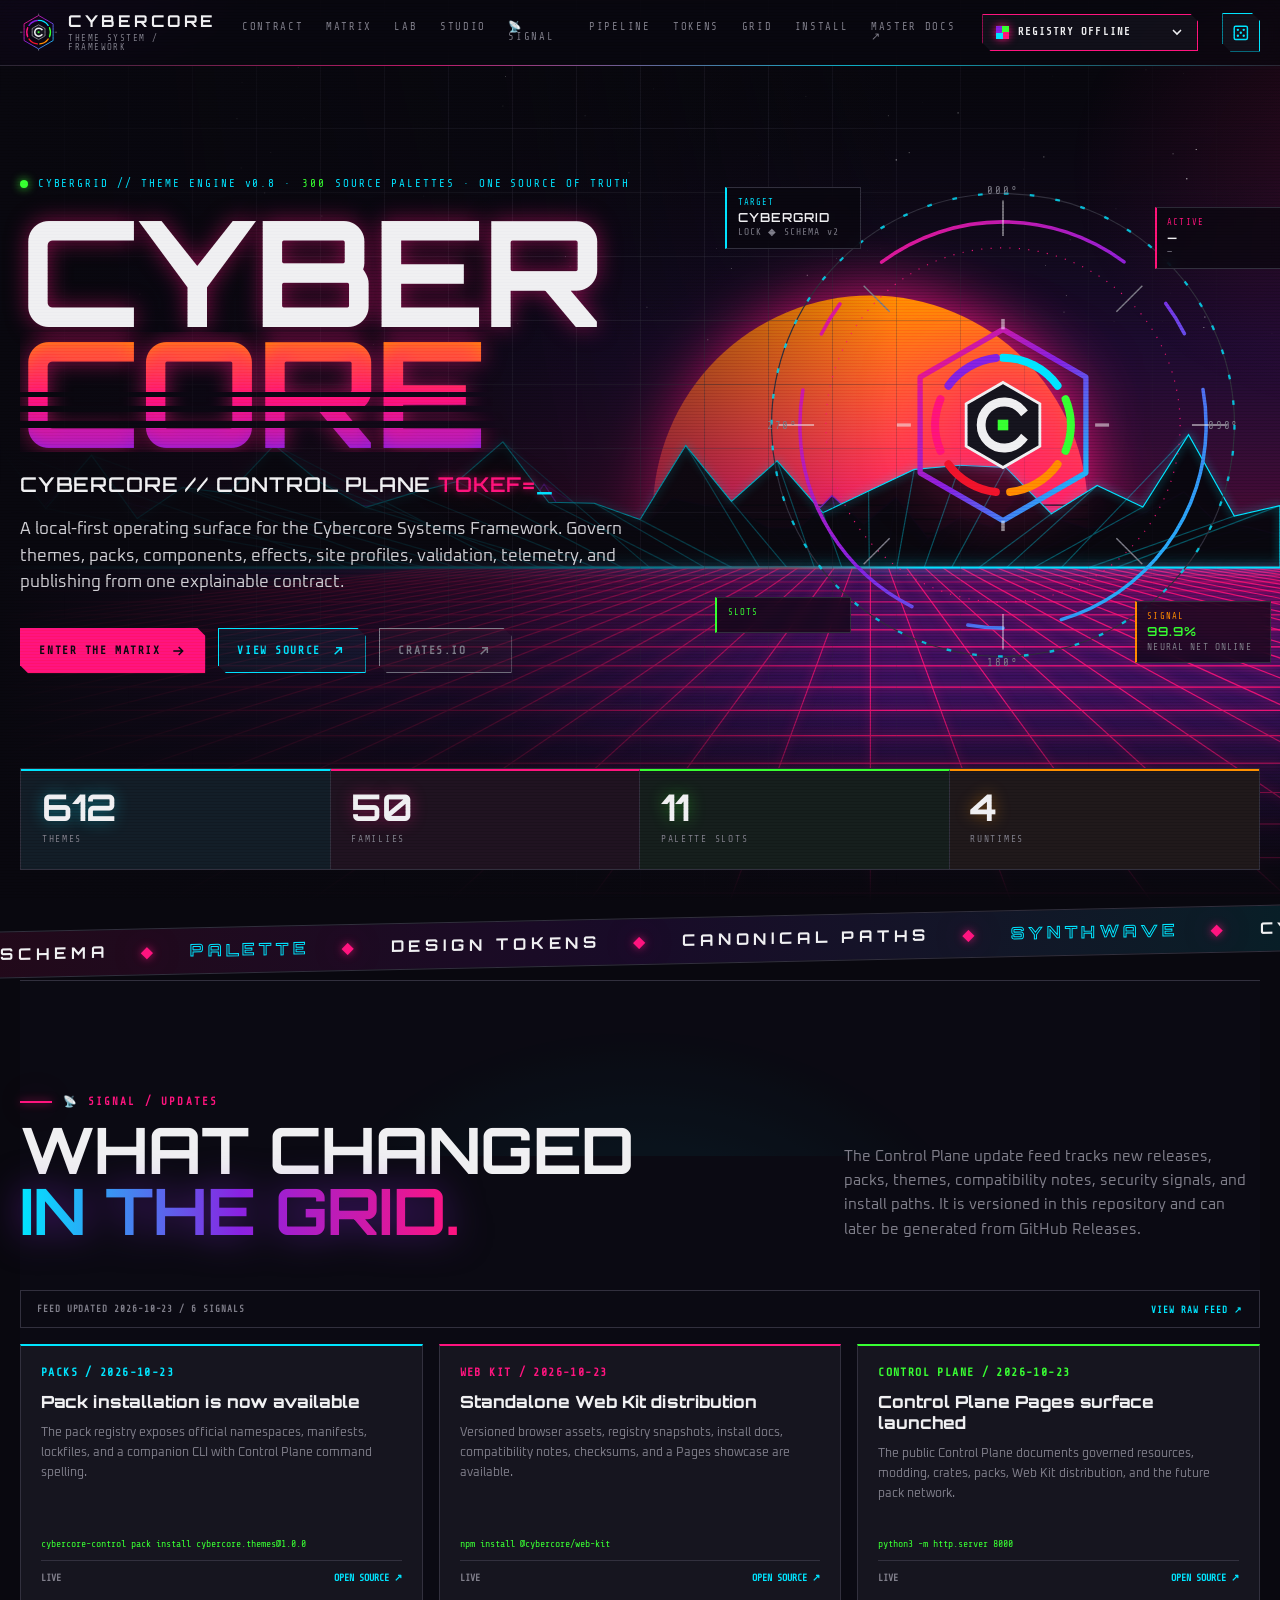
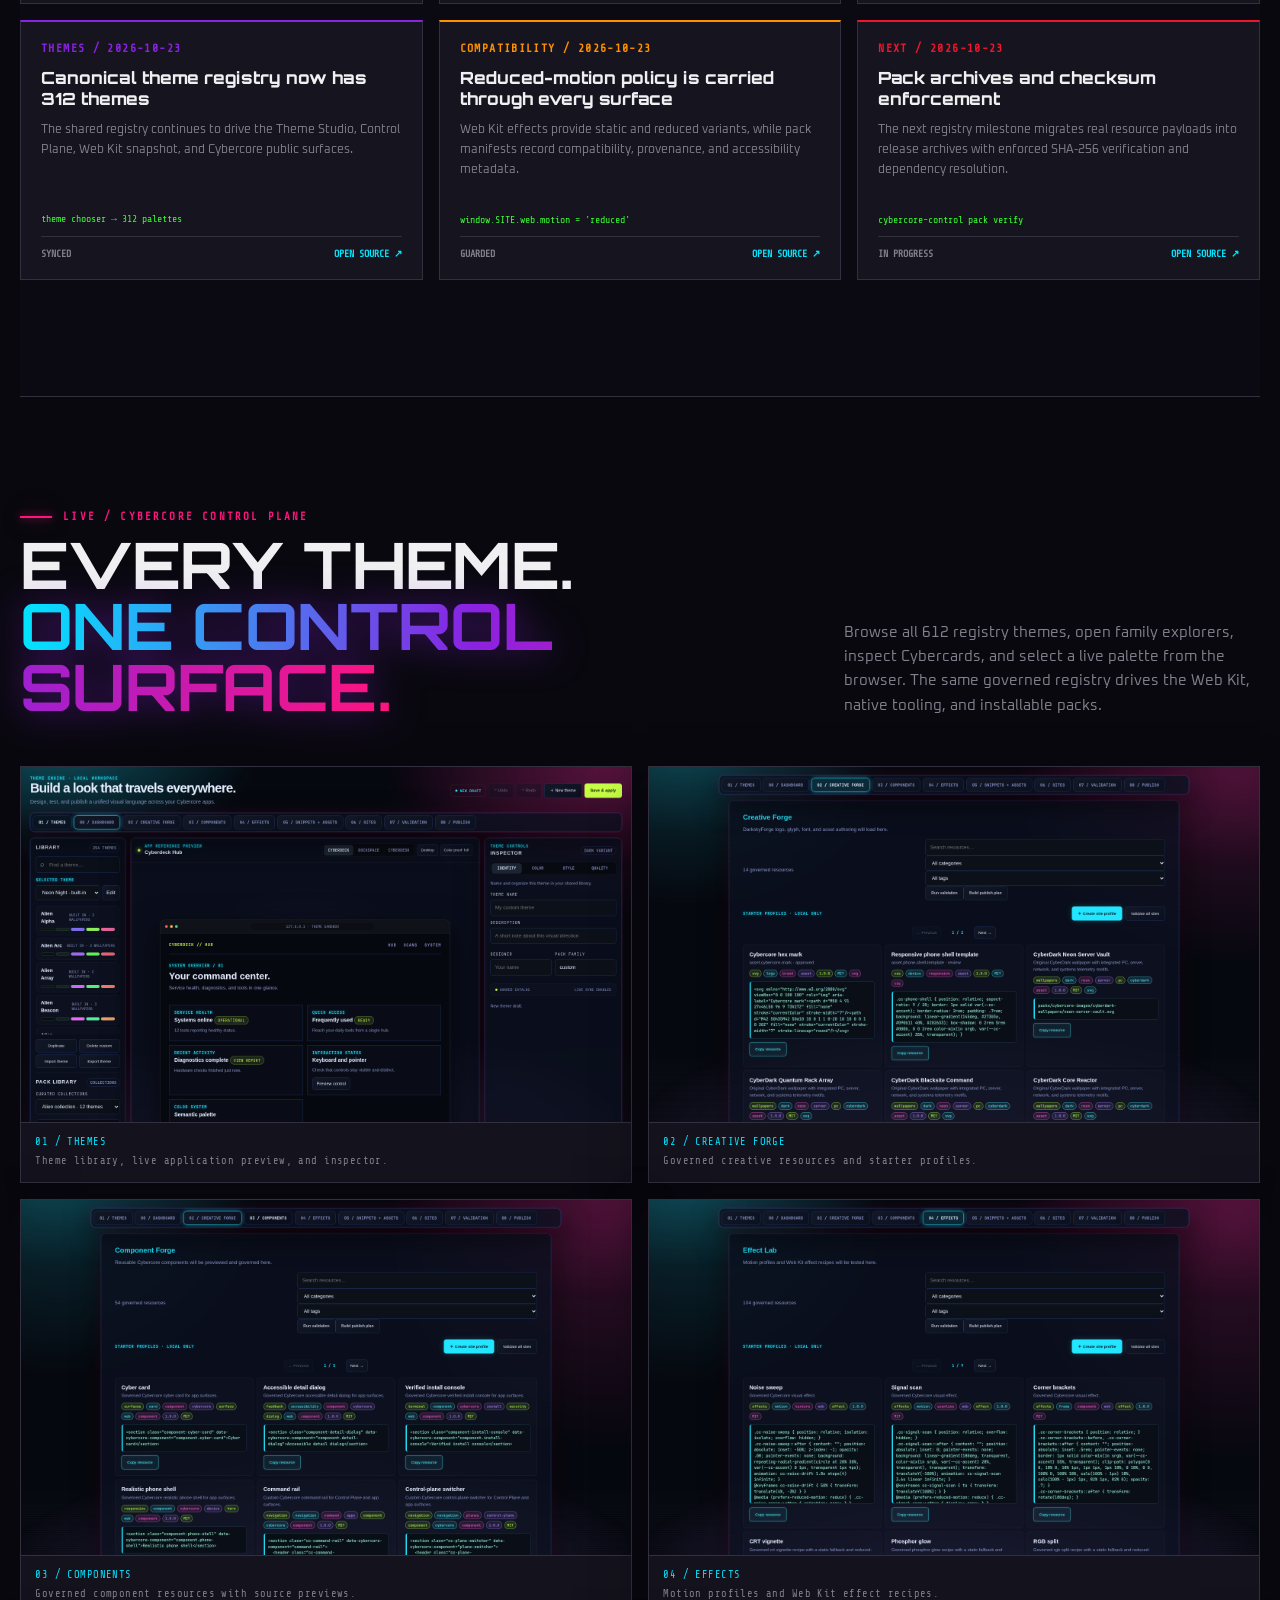
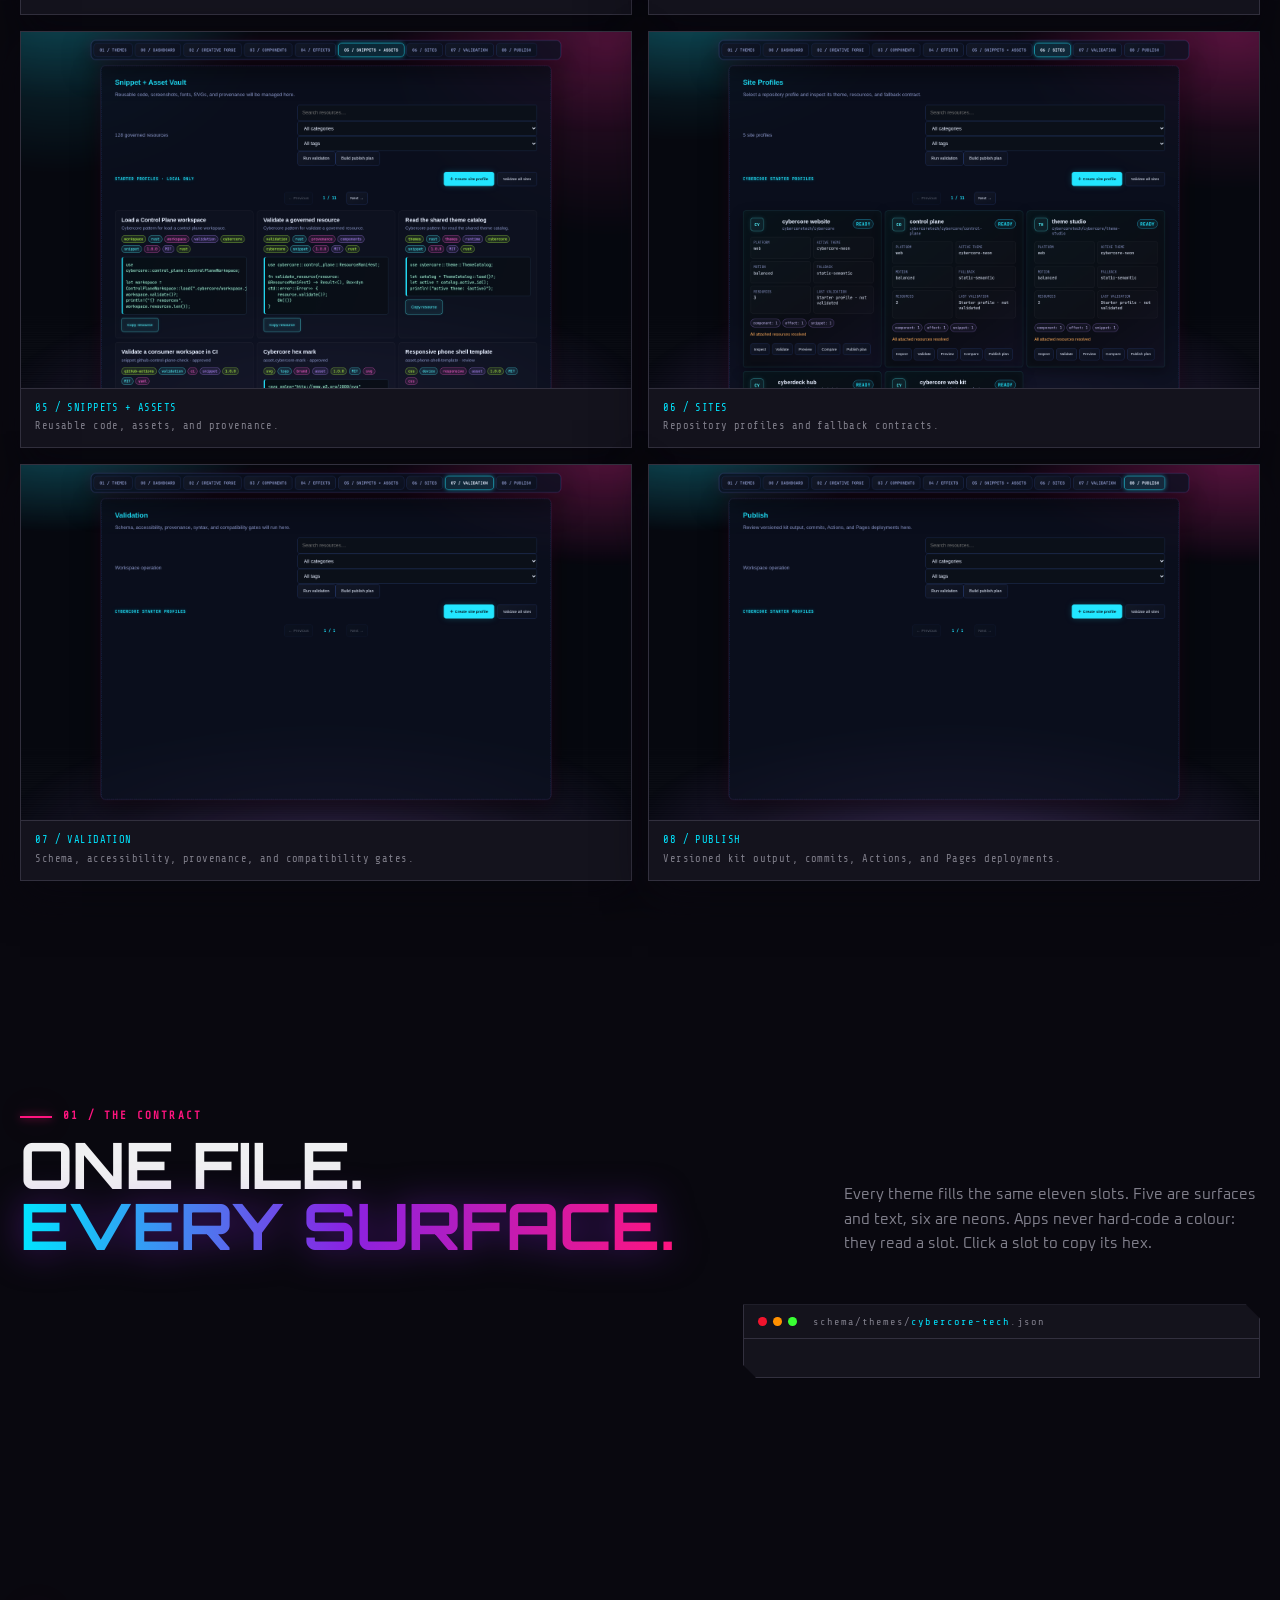
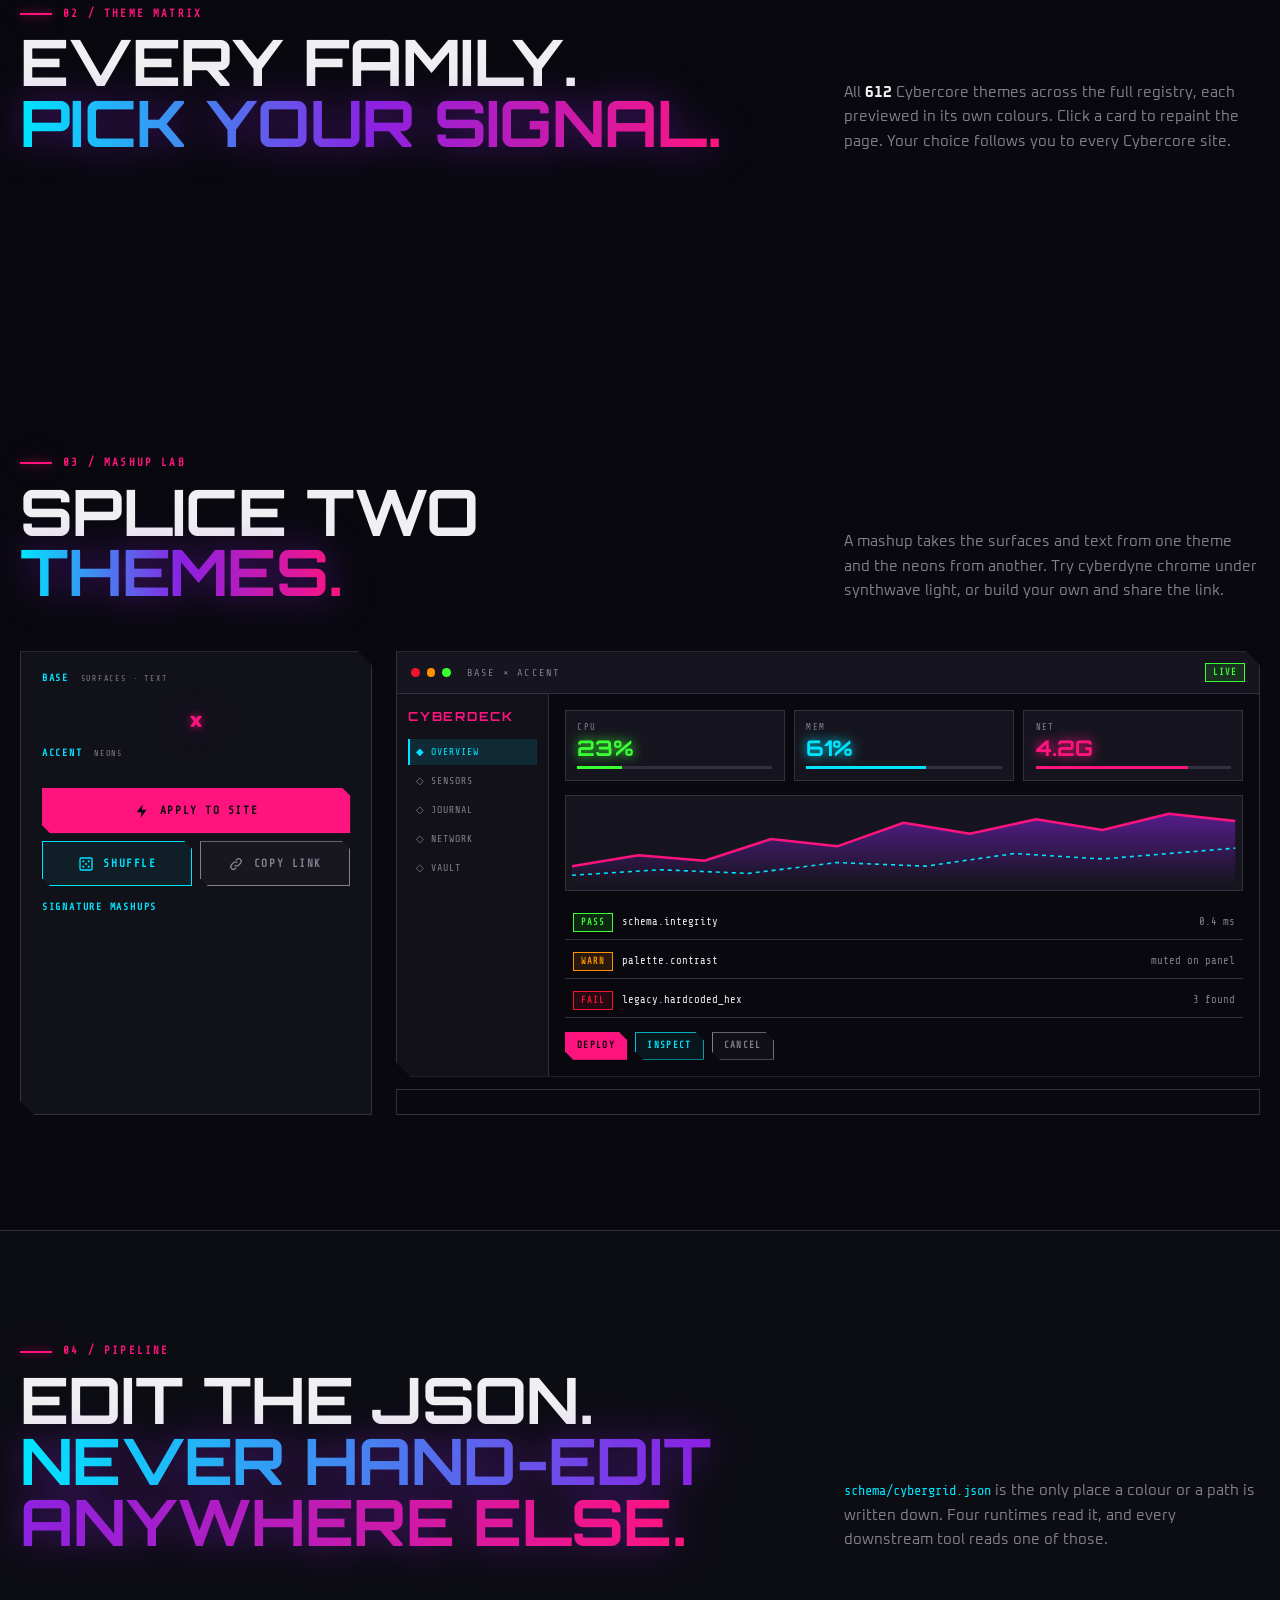
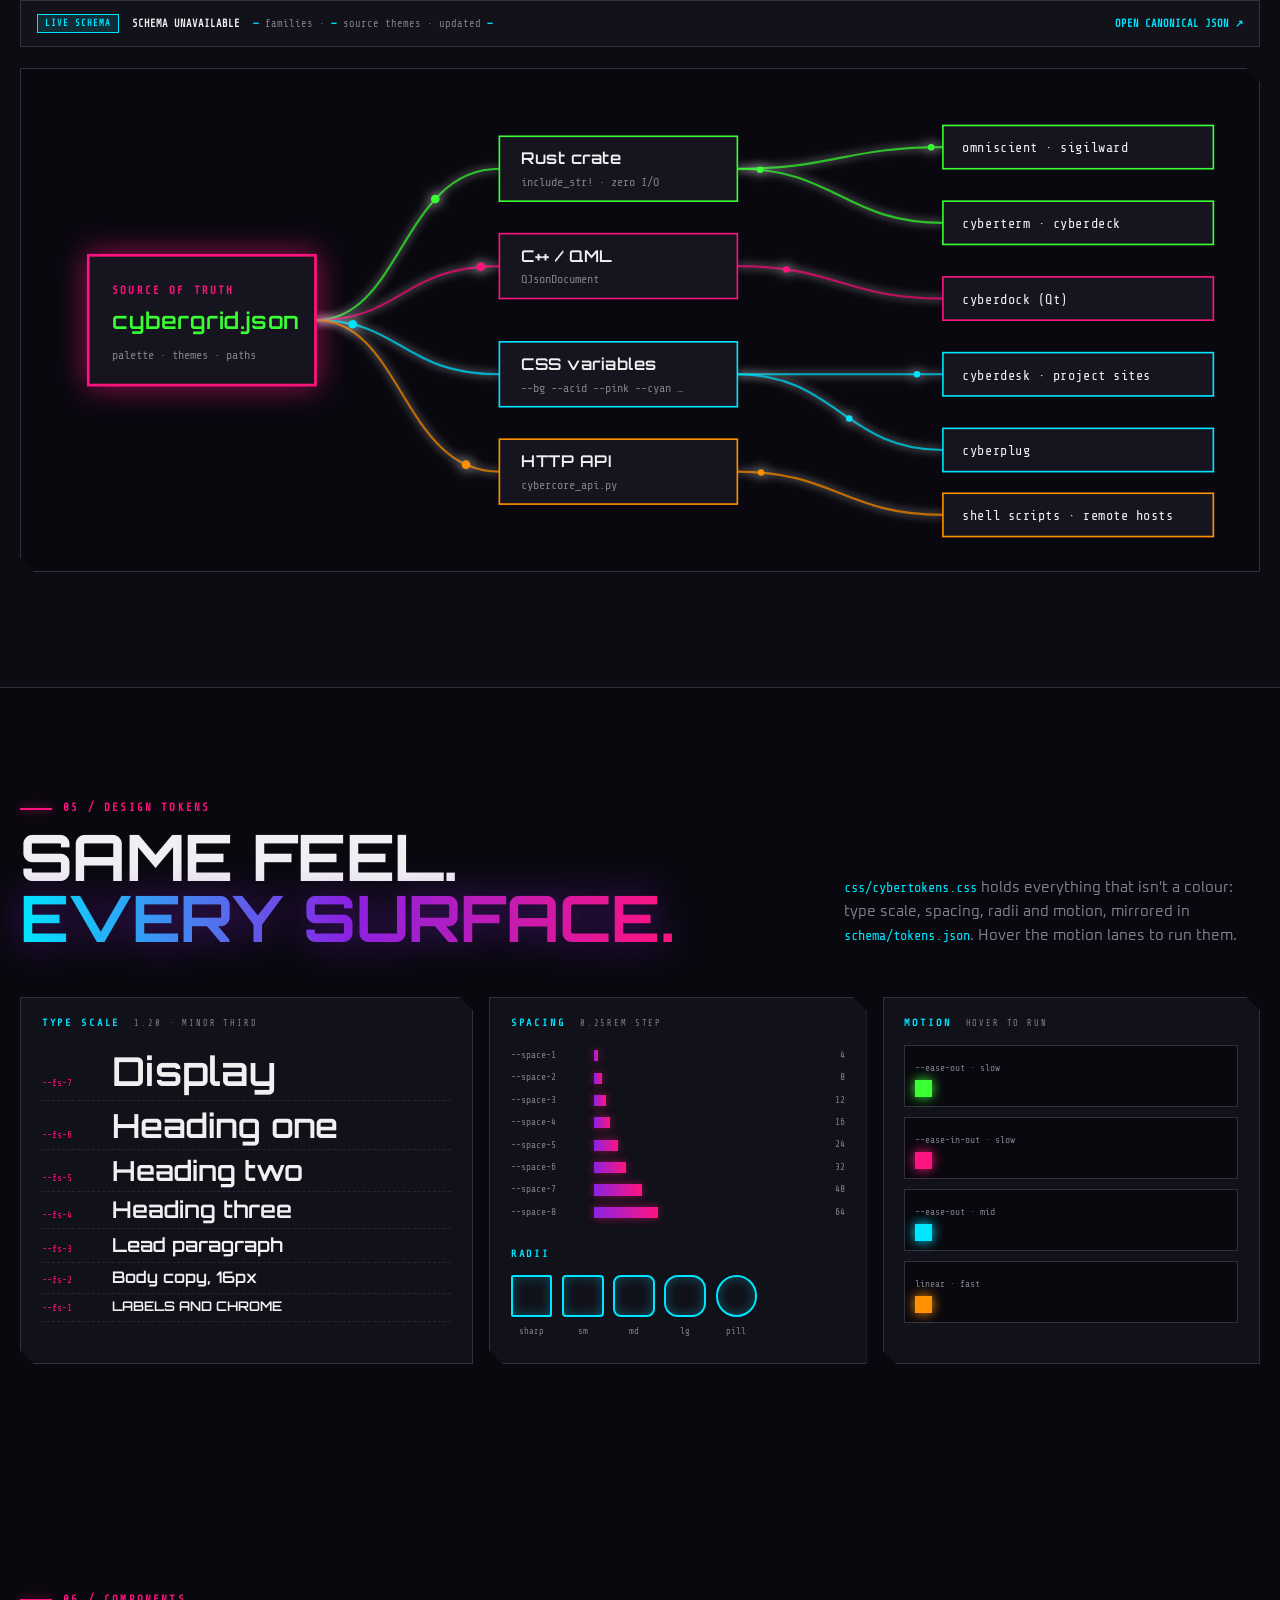
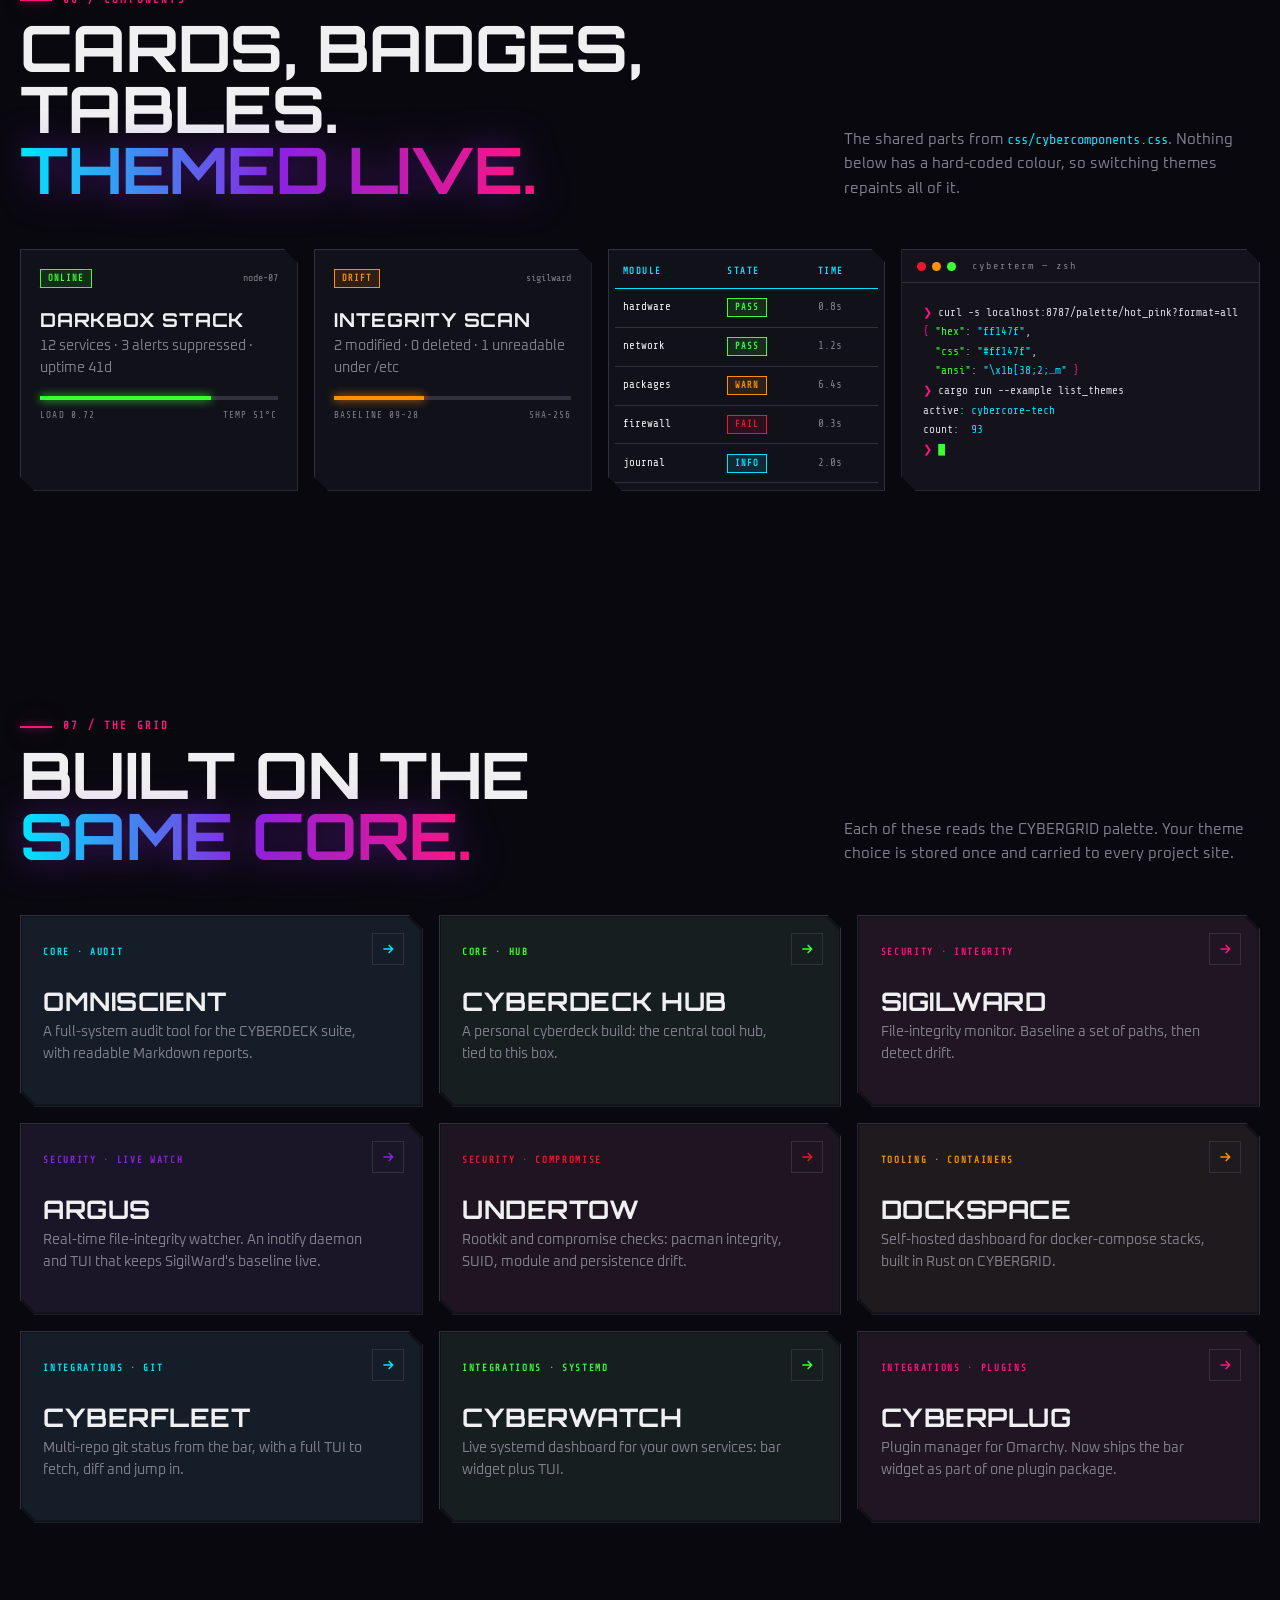
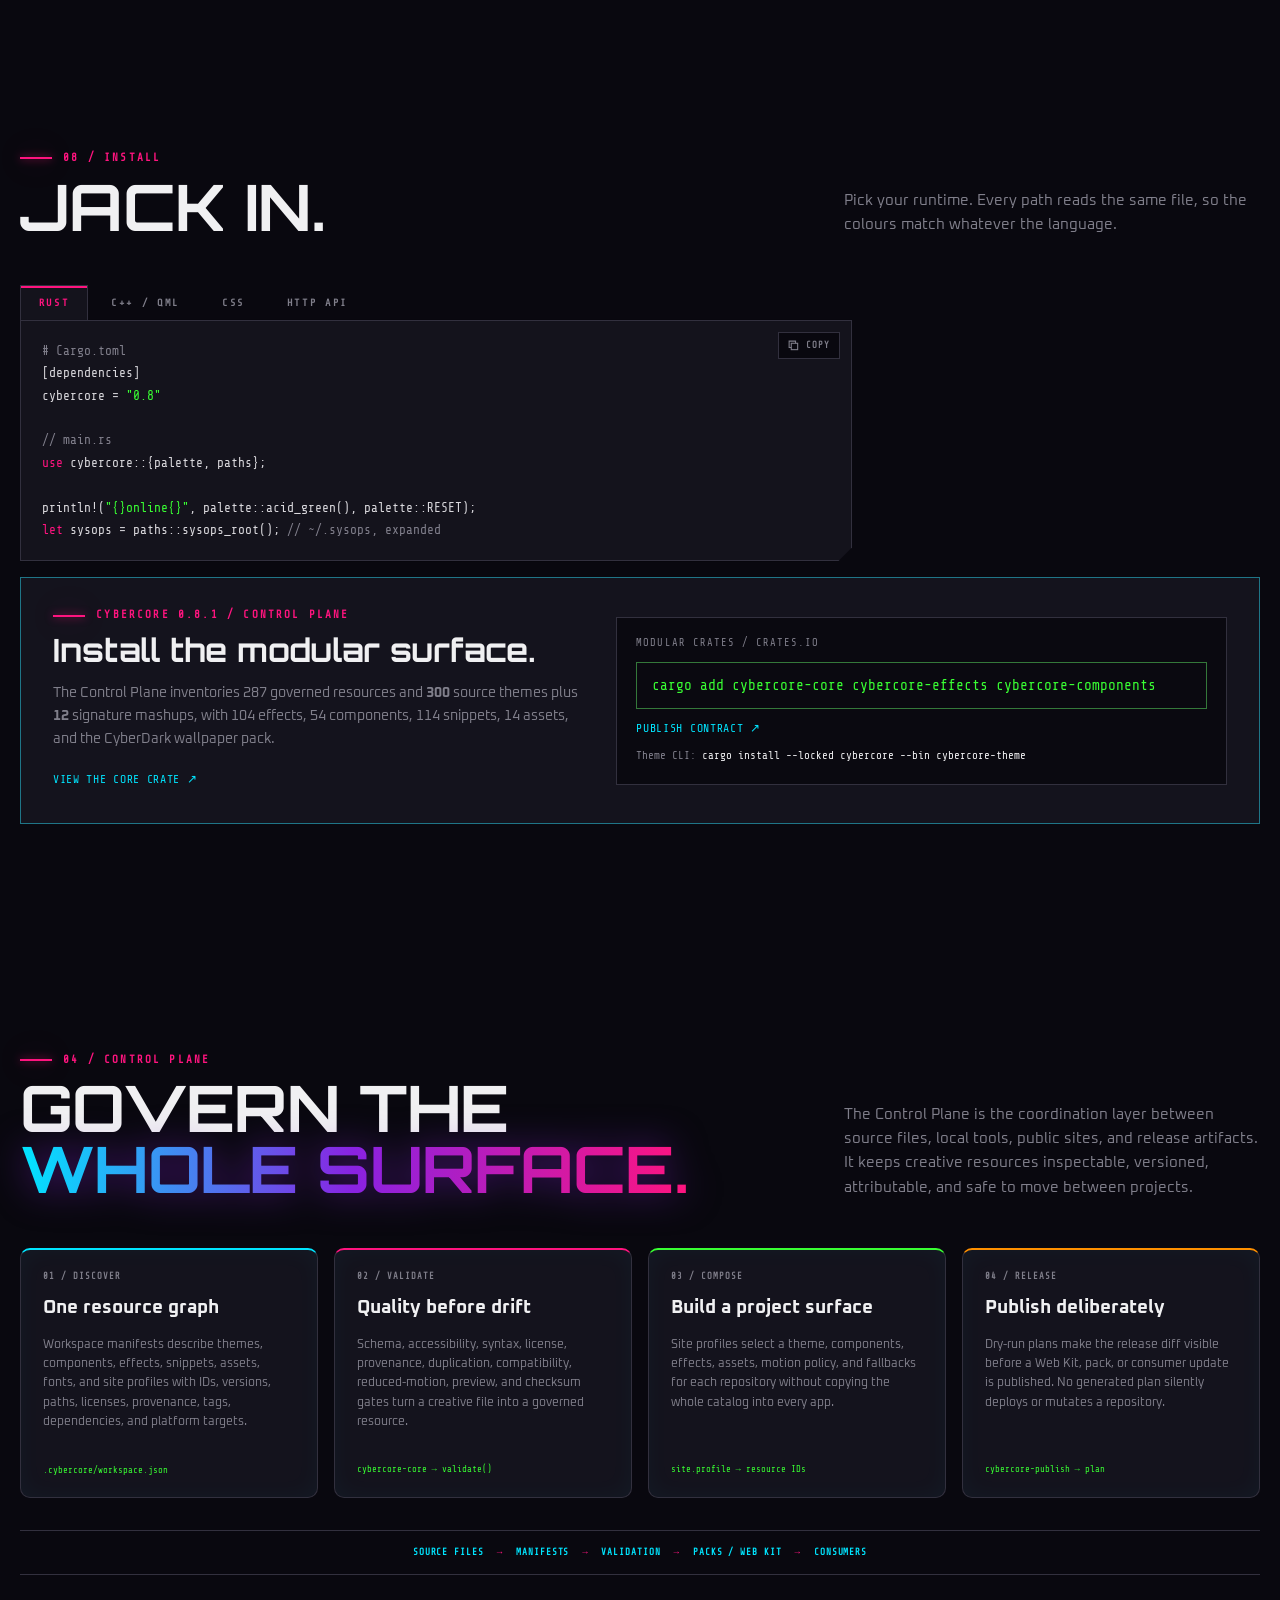
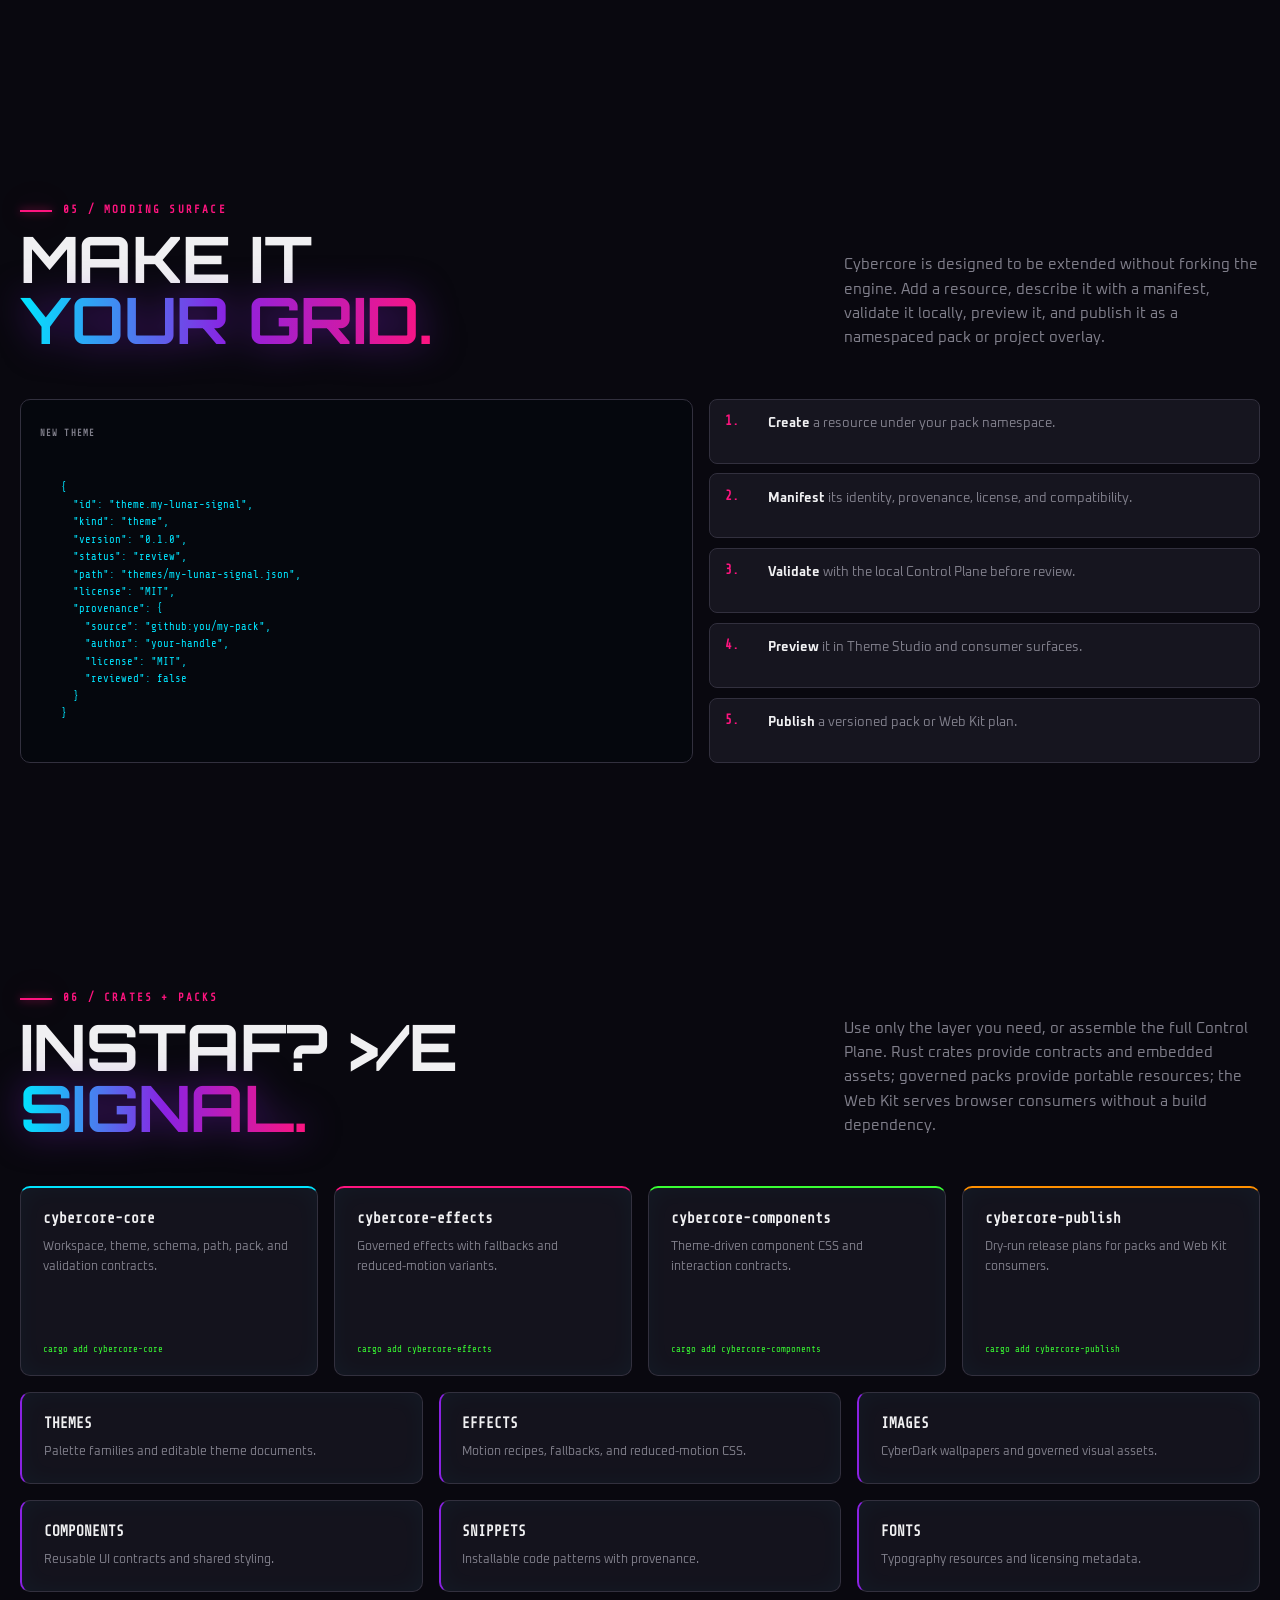
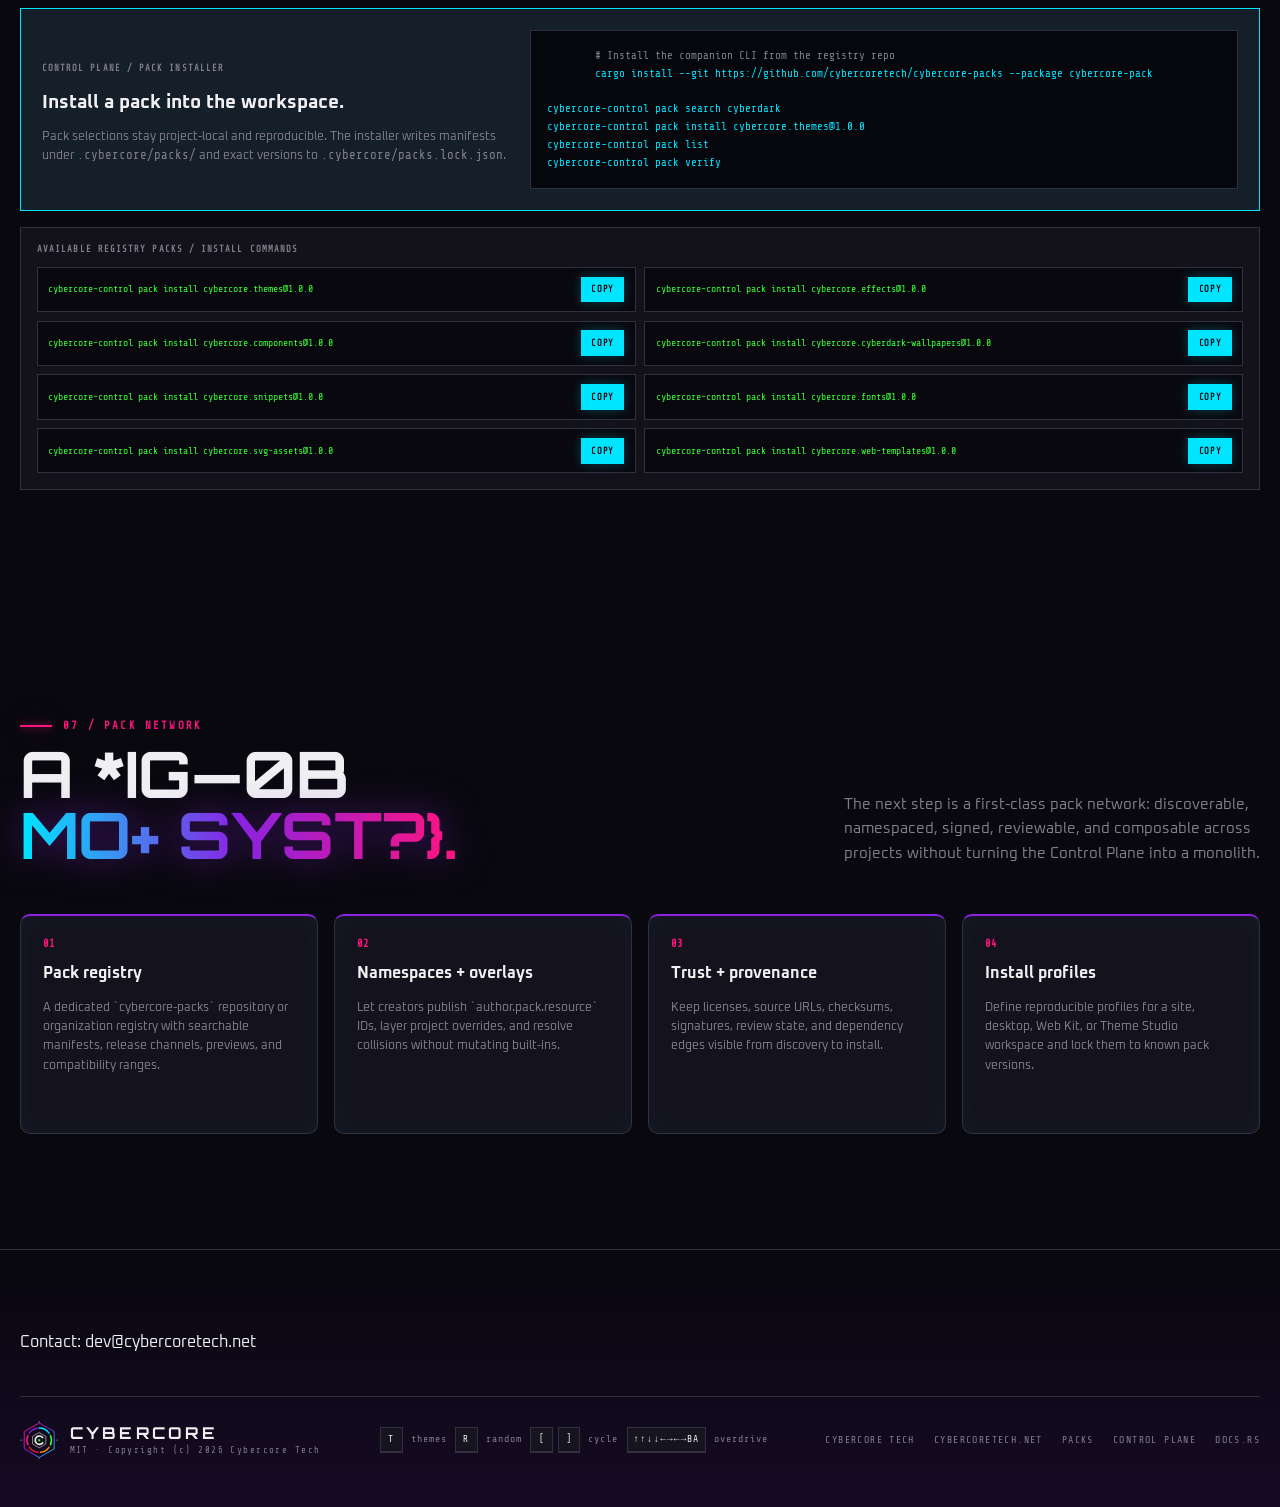
<file: index.html>
<!doctype html>
<html lang="en" data-theme="cybercore-tech">
<head>
  <meta charset="utf-8">
  <meta name="viewport" content="width=device-width,initial-scale=1">
  <title>Cybercore Control Plane — governed systems for the grid</title>
  <meta name="description" content="Cybercore Control Plane is the local-first system for governed themes, packs, components, effects, validation, telemetry, and safe publishing.">
  <meta name="theme-color" content="#09080f">
  <meta property="og:title" content="Cybercore Control Plane">
  <meta property="og:description" content="Governed themes, packs, components, effects, validation, telemetry, and publishing for the Cybercore Systems Framework.">
  <meta property="og:image" content="https://cybercore-control-plane.pages.dev/assets/img/social-card.png">
  <link rel="canonical" href="https://cybercore-control-plane.pages.dev/">
  <meta property="og:url" content="https://cybercore-control-plane.pages.dev/">
  <meta name="twitter:card" content="summary_large_image">
  <link rel="icon" type="image/svg+xml" href="assets/img/favicon.svg">
  <link rel="preconnect" href="https://fonts.googleapis.com">
  <link rel="preconnect" href="https://fonts.gstatic.com" crossorigin>
  <link rel="stylesheet" href="https://fonts.googleapis.com/css2?family=Orbitron:wght@500;600;700;800&family=Oxanium:wght@400;500;600;700&family=Share+Tech+Mono&display=swap">
  <link rel="stylesheet" href="assets/css/site.css?v=1.0.0">
  <link rel="stylesheet" href="control-plane.css">
  <script>
    window.SITE = {
      dataRoot: 'https://cybercoretech.github.io/data',
      defaultTheme: 'cybercore-tech'
      // The 12 signature mashups come from <dataRoot>/mashups.json, shared by every site.
    };
  </script>
  <script src="assets/js/families.js?v=1.0.0" defer></script>
  <script src="assets/js/scenes.js?v=1.0.0" defer></script>
  <script src="assets/js/engine.js?v=1.0.0" defer></script>
  <script src="assets/js/fx.js?v=1.0.0" defer></script>
  <script src="assets/js/updates.js" defer></script>
  <script src="assets/js/schema.js?v=2" defer></script>
  <script type="module" src="https://cybercoretech.github.io/kit/contact.js"></script>
  <style id="cc-mobile-first">
/* Mobile floor (phones + tablets): readable text and finger-sized targets.
   Generated per range from what renders under 11px / 24px; desktop untouched. */
@media (max-width: 600px) {
  p.eyebrow,
  p.eyebrow > b,
  button.stat-card > span,
  p.kicker,
  #signalStatus,
  div.signal-toolbar > a,
  div.signal-footer > span,
  div.signal-footer > a,
  figcaption > strong,
  figcaption > span,
  small,
  div.titlebar > span,
  span > b,
  button.fam,
  button.fam > em,
  div.t-fam,
  div.t-desc,
  span.lab-label,
  div.dd > button > span,
  button.chip,
  #labRecipe,
  span.badge,
  div.mock-rows > div,
  div > em,
  span.btn,
  div.schema-status > strong,
  div.schema-status > span,
  div.schema-status > a,
  p.tk-h,
  footer > span,
  th,
  td,
  span.tile-k,
  #t-rust,
  #t-qml,
  #t-css,
  #t-api,
  div.cli-command > span,
  span.cp-index,
  div.cp-flow > span,
  span.cp-code-label,
  div.cp-code-label,
  button.copy-pack-command,
  div.cp-roadmap > div > span,
  p.keys,
  nav.foot-links > a { font-size: 11px !important; }
}
@media (min-width: 601px) and (max-width: 860px) {
  small,
  #themeLabel,
  p.eyebrow,
  p.eyebrow > b,
  div.hud-read > span,
  button.stat-card > span,
  p.kicker,
  #signalStatus,
  div.signal-toolbar > a,
  div.signal-footer > span,
  div.signal-footer > a,
  figcaption > strong,
  figcaption > span,
  div.titlebar > span,
  span > b,
  button.fam,
  button.fam > em,
  div.t-fam,
  div.t-desc,
  span.lab-label,
  div.dd > button > span,
  button.chip,
  #labRecipe,
  span.badge,
  aside.mock-side > a,
  div.mock-rows > div,
  div > em,
  span.btn,
  div.schema-status > strong,
  div.schema-status > span,
  div.schema-status > a,
  p.tk-h,
  footer > span,
  th,
  td,
  span.tile-k,
  #t-rust,
  #t-qml,
  #t-css,
  #t-api,
  div.cli-command > span,
  span.cp-index,
  div.cp-flow > span,
  span.cp-code-label,
  div.cp-code-label,
  button.copy-pack-command,
  div.cp-roadmap > div > span,
  p.keys,
  nav.foot-links > a { font-size: 11px !important; }
}
@media (min-width: 861px) and (max-width: 1024px) {
  small,
  #themeLabel,
  p.eyebrow,
  p.eyebrow > b,
  div.hud-read > span,
  button.stat-card > span,
  p.kicker,
  #signalStatus,
  div.signal-toolbar > a,
  div.signal-footer > span,
  div.signal-footer > a,
  figcaption > strong,
  figcaption > span,
  div.titlebar > span,
  span > b,
  button.fam,
  button.fam > em,
  div.t-fam,
  div.t-desc,
  span.lab-label,
  div.dd > button > span,
  button.chip,
  #labRecipe,
  span.badge,
  aside.mock-side > a,
  div.mock-rows > div,
  div > em,
  span.btn,
  div.schema-status > strong,
  div.schema-status > span,
  div.schema-status > a,
  p.tk-h,
  footer > span,
  th,
  td,
  span.tile-k,
  #t-rust,
  #t-qml,
  #t-css,
  #t-api,
  div.cli-command > span,
  span.cp-index,
  div.cp-flow > span,
  span.cp-code-label,
  div.cp-code-label,
  button.copy-pack-command,
  div.cp-roadmap > div > span,
  p.keys,
  nav.foot-links > a { font-size: 11px !important; }
}
@media (pointer: coarse) {
  div.signal-toolbar > a,
  div.signal-footer > a,
  div.schema-status > a,
  div.cli-command > a,
  nav.foot-links > a { min-height: 24px; min-width: 24px; }
}
/* Mobile floor (phones + tablets): readable text and finger-sized targets.
   Generated per range from what renders under 11px / 24px; desktop untouched. */
@media (max-width: 600px) {
  article.signal-card > code,
  button.slot > code,
  code.hex,
  div.slot > code,
  div.scale > div > code,
  div.space > div > code,
  div.radii > div > code,
  div.lane > code,
  header > code,
  button.copy,
  article.cp-card > code,
  div.cp-code > pre > code,
  a.cp-resource > code,
  div.cp-install > pre > code,
  div.cp-install > pre > code > span.c,
  div.cp-pack-command > code,
  kbd { font-size: 11px !important; }
}
@media (min-width: 601px) and (max-width: 860px) {
  article.signal-card > code,
  button.slot > code,
  code.hex,
  div.slot > code,
  div.scale > div > code,
  div.space > div > code,
  div.radii > div > code,
  div.lane > code,
  header > code,
  button.copy,
  article.cp-card > code,
  div.cp-code > pre > code,
  a.cp-resource > code,
  div.cp-install > pre > code,
  div.cp-install > pre > code > span.c,
  div.cp-pack-command > code,
  kbd { font-size: 11px !important; }
}
@media (min-width: 861px) and (max-width: 1024px) {
  article.signal-card > code,
  button.slot > code,
  code.hex,
  div.slot > code,
  div.scale > div > code,
  div.space > div > code,
  div.radii > div > code,
  div.lane > code,
  header > code,
  button.copy,
  article.cp-card > code,
  div.cp-code > pre > code,
  a.cp-resource > code,
  div.cp-install > pre > code,
  div.cp-install > pre > code > span.c,
  div.cp-pack-command > code,
  kbd { font-size: 11px !important; }
}
/* Layout fixes: phones and tablets only; laptops and desktops untouched. */
@media (max-width: 1024px) {
  /* Mobile first: nothing may make the page wider than the screen.
     Grid/flex columns may shrink below their widest line; code scrolls in place. */
  pre { max-width: 100%; overflow-x: auto; }
  img, video { max-width: 100%; height: auto; }
  div.marquee-track > * { min-width: 0; }
  g.node > text.n-t { white-space: normal; overflow-wrap: anywhere; }
  g.node > text.n-s { white-space: normal; overflow-wrap: anywhere; }
  div.foot-row > * { min-width: 0; }
  nav.foot-links > * { min-width: 0; }
  /* Long paths and URLs in inline code may break anywhere instead of widening the page. */
  :not(pre) > code { overflow-wrap: anywhere; }
  /* Touch: the crate link is a finger-sized target. */
  a[href="https://crates.io/crates/cybercore-core"] { display: inline-flex; align-items: center; min-height: 24px; }
}
  </style>
</head>
<body>
  <!-- Icon sprite: every glyph draws in currentColor, so it follows the theme. -->
  <svg width="0" height="0" style="position:absolute" aria-hidden="true">
    <defs>
      <linearGradient id="g-neon" x1="0" y1="0" x2="1" y2="1">
        <stop offset="0" style="stop-color:var(--pink)"/><stop offset=".5" style="stop-color:var(--purple)"/><stop offset="1" style="stop-color:var(--cyan)"/>
      </linearGradient>
      <linearGradient id="g-sun" x1="0" y1="0" x2="0" y2="1">
        <stop offset="0" style="stop-color:var(--orange)"/><stop offset="1" style="stop-color:var(--pink)"/>
      </linearGradient>
    </defs>
    <!-- Cybercore mark: hex shell, six slot arcs (one per neon), C-core with reticle ticks -->
    <symbol id="mark" viewBox="0 0 120 120">
      <path d="M60 6 106.8 33v54L60 114 13.2 87V33Z" fill="none" stroke="url(#g-neon)" stroke-width="3" stroke-linejoin="round"/>
      <g fill="none" stroke-width="4.5" stroke-linecap="round">
        <path d="M60 22a38 38 0 0 1 30.8 15.8" style="stroke:var(--cyan)"/>
        <path d="M95.3 45.4a38 38 0 0 1 0 29.2" style="stroke:var(--acid)"/>
        <path d="M90.8 82.2A38 38 0 0 1 64 97.8" style="stroke:var(--orange)"/>
        <path d="M56 97.8a38 38 0 0 1-26.8-15.6" style="stroke:var(--red)"/>
        <path d="M24.7 74.6a38 38 0 0 1 0-29.2" style="stroke:var(--pink)"/>
        <path d="M29.2 37.8A38 38 0 0 1 56 22.2" style="stroke:var(--purple)"/>
      </g>
      <path d="M60 36 80.8 48v24L60 84 39.2 72V48Z" style="fill:var(--panel);stroke:var(--white)" stroke-width="1.6"/>
      <path d="M70.5 51.5a13 13 0 1 0 0 17" fill="none" style="stroke:var(--white)" stroke-width="5" stroke-linecap="square"/>
      <rect x="57" y="57" width="6" height="6" style="fill:var(--acid)"/>
      <g style="stroke:var(--white)" stroke-width="2" opacity=".55"><path d="M60 0v6M60 114v6M0 60h8M112 60h8"/></g>
    </symbol>
    <!-- Family emblems -->
    <symbol id="fam-mashup" viewBox="0 0 48 48"><circle cx="18" cy="24" r="12" fill="none" stroke="currentColor" stroke-width="2.4"/><circle cx="30" cy="24" r="12" fill="none" stroke="currentColor" stroke-width="2.4"/><path d="M24 13.6a12 12 0 0 1 0 20.8 12 12 0 0 1 0-20.8Z" fill="currentColor"/></symbol>
    <!-- UI glyphs -->
    <symbol id="i-dice" viewBox="0 0 24 24"><rect x="3" y="3" width="18" height="18" rx="2" fill="none" stroke="currentColor" stroke-width="2"/><circle cx="8" cy="8" r="1.6" fill="currentColor"/><circle cx="16" cy="16" r="1.6" fill="currentColor"/><circle cx="12" cy="12" r="1.6" fill="currentColor"/><circle cx="16" cy="8" r="1.6" fill="currentColor"/><circle cx="8" cy="16" r="1.6" fill="currentColor"/></symbol>
    <symbol id="i-chev" viewBox="0 0 24 24"><path d="m6 9 6 6 6-6" fill="none" stroke="currentColor" stroke-width="2.4"/></symbol>
    <symbol id="i-arrow" viewBox="0 0 24 24"><path d="M5 12h14M13 6l6 6-6 6" fill="none" stroke="currentColor" stroke-width="2.2"/></symbol>
    <symbol id="i-ext" viewBox="0 0 24 24"><path d="M7 17 17 7M9 7h8v8" fill="none" stroke="currentColor" stroke-width="2.2"/></symbol>
    <symbol id="i-copy" viewBox="0 0 24 24"><rect x="8" y="8" width="12" height="12" fill="none" stroke="currentColor" stroke-width="2"/><path d="M16 8V4H4v12h4" fill="none" stroke="currentColor" stroke-width="2"/></symbol>
    <symbol id="i-link" viewBox="0 0 24 24"><path d="M10 14a4 4 0 0 0 5.7 0l3-3a4 4 0 0 0-5.7-5.7l-1 1M14 10a4 4 0 0 0-5.7 0l-3 3a4 4 0 0 0 5.7 5.7l1-1" fill="none" stroke="currentColor" stroke-width="2"/></symbol>
    <symbol id="i-bolt" viewBox="0 0 24 24"><path d="M13 2 4 14h7l-1 8 9-12h-7Z" fill="currentColor"/></symbol>
  </svg>

  <!-- Boot sequence (first visit per session; any key or click skips) -->
  <div class="boot" id="boot" aria-hidden="true">
    <div class="boot-inner">
      <svg class="boot-mark"><use href="#mark"/></svg>
      <ol class="boot-log" id="bootLog"></ol>
      <div class="boot-bar"><i id="bootBar"></i></div>
    </div>
  </div>

  <canvas class="fx-trail" id="trail" aria-hidden="true"></canvas>
  <div class="fx-crt" aria-hidden="true"></div>
  <div class="fx-progress" aria-hidden="true"><i id="progress"></i></div>
  <div class="fx-flash" id="flash" aria-hidden="true"></div>

  <header class="top">
    <a class="brand" href="#top" aria-label="Cybercore home">
      <svg class="brand-mark"><use href="#mark"/></svg>
      <span class="brand-name">CYBERCORE<small>THEME SYSTEM / FRAMEWORK</small></span>
    </a>
    <nav class="nav" aria-label="Primary">
      <a href="#contract">CONTRACT</a><a href="#matrix">MATRIX</a><a href="#lab">LAB</a><a href="#studio">STUDIO</a><a href="#signal">📡 SIGNAL</a><a href="#pipeline">PIPELINE</a><a href="#tokens">TOKENS</a><a href="#grid">GRID</a><a href="#install">INSTALL</a>
    <a href="https://cybercoretech.github.io/cybercore/docs.html">MASTER DOCS ↗</a></nav>
    <div class="theme-picker" id="picker">
      <button class="theme-button" id="themeButton" type="button" aria-haspopup="listbox" aria-expanded="false" aria-controls="themeMenu" title="Theme (T)">
        <i class="theme-swatch" aria-hidden="true"></i><span id="themeLabel">LOADING…</span><svg class="chev" aria-hidden="true"><use href="#i-chev"/></svg>
      </button>
      <div class="theme-menu" id="themeMenu" hidden>
        <div class="theme-search"><input id="themeFilter" type="search" placeholder="FILTER 612 THEMES…" aria-label="Filter themes" autocomplete="off" spellcheck="false"></div>
        <div class="theme-list" id="themeList" role="listbox" aria-label="Theme"></div>
      </div>
    </div>
    <button class="icon-btn" id="shuffle" type="button" title="Random theme (R)" aria-label="Random theme"><svg><use href="#i-dice"/></svg></button>
  </header>

  <main id="top">
    <!-- ═══════════════ HERO ═══════════════ -->
    <section class="hero">
      <canvas class="hero-canvas" id="synth" aria-hidden="true"></canvas>
      <div class="hero-vignette" aria-hidden="true"></div>
      <div class="wrap hero-grid">
        <div class="hero-copy">
          <p class="eyebrow"><span class="led"></span>CYBERGRID // THEME ENGINE v0.8 · <b data-source-theme-count>300</b> SOURCE PALETTES · ONE SOURCE OF TRUTH</p>
          <h1 class="title" aria-label="Cybercore">
            <span class="glitch" data-text="CYBER">CYBER</span><span class="glitch outline" data-text="CORE">CORE</span>
          </h1>
          <p class="tagline">CYBERCORE // CONTROL PLANE <span class="rotator" id="rotator">GOVERN</span></p>
          <p class="lede">A local-first operating surface for the Cybercore Systems Framework. Govern themes, packs, components, effects, site profiles, validation, telemetry, and publishing from one explainable contract.</p>
          <div class="cta">
            <a class="btn primary magnetic" href="#matrix"><span>ENTER THE MATRIX</span><svg><use href="#i-arrow"/></svg></a>
            <a class="btn magnetic" href="https://github.com/cybercoretech/cybercore"><span>VIEW SOURCE</span><svg><use href="#i-ext"/></svg></a>
            <a class="btn ghost magnetic" href="https://crates.io/crates/cybercore"><span>CRATES.IO</span><svg><use href="#i-ext"/></svg></a>
          </div>
        </div>
        <div class="hud" id="hud" aria-hidden="true">
          <svg class="hud-svg" viewBox="0 0 420 420">
            <g class="hud-rot r1"><circle cx="210" cy="210" r="196" fill="none" stroke="var(--line)" stroke-width="1"/><circle cx="210" cy="210" r="196" fill="none" stroke="var(--cyan)" stroke-width="2" stroke-dasharray="4 18" opacity=".8"/></g>
            <g class="hud-rot r2"><circle cx="210" cy="210" r="172" fill="none" stroke="url(#g-neon)" stroke-width="3" stroke-dasharray="220 50 30 50" stroke-linecap="round"/></g>
            <g class="hud-rot r3"><circle cx="210" cy="210" r="150" fill="none" stroke="var(--pink)" stroke-width="1" stroke-dasharray="1 7" opacity=".9"/></g>
            <path d="M210 20v30M210 370v30M20 210h30M370 210h30" stroke="var(--white)" stroke-width="1.5" opacity=".5"/>
            <path d="M92 92l22 22M328 92l-22 22M92 328l22-22M328 328l-22-22" stroke="var(--muted)" stroke-width="1.2"/>
            <use href="#mark" x="120" y="120" width="180" height="180" class="hud-mark"/>
            <g class="hud-ticks" font-family="Share Tech Mono, monospace" font-size="9" letter-spacing="1.5">
              <text x="210" y="14" text-anchor="middle" fill="var(--muted)">000°</text>
              <text x="410" y="213" text-anchor="end" fill="var(--muted)">090°</text>
              <text x="210" y="414" text-anchor="middle" fill="var(--muted)">180°</text>
              <text x="10" y="213" fill="var(--muted)">270°</text>
            </g>
          </svg>
          <div class="hud-read tl"><small>TARGET</small><b>CYBERGRID</b><span>LOCK ◆ SCHEMA v2</span></div>
          <div class="hud-read tr"><small>ACTIVE</small><b data-active-theme>—</b><span data-active-family>—</span></div>
          <div class="hud-read bl"><small>SLOTS</small><span class="hud-swatches" id="hudSwatches"></span></div>
          <div class="hud-read br"><small>SIGNAL</small><b class="hud-sig" id="hudSig">100%</b><span>NEURAL NET ONLINE</span></div>
        </div>
      </div>
      <div class="wrap stats">
        <button class="stat-card" type="button" data-stat="themes"><b data-count="612" data-count-key="themes">0</b><span>THEMES</span></button>
        <button class="stat-card" type="button" data-stat="families"><b data-count="50" data-count-key="families">0</b><span>FAMILIES</span></button>
        <button class="stat-card" type="button" data-stat="slots"><b data-count="11">0</b><span>PALETTE SLOTS</span></button>
        <button class="stat-card" type="button" data-stat="runtimes"><b data-count="4">0</b><span>RUNTIMES</span></button>
      </div>
    </section>
    <dialog class="stat-dialog" id="statDialog" aria-labelledby="statDialogTitle">
      <div class="stat-dialog-shell">
        <button class="stat-dialog-close" type="button" data-stat-close aria-label="Close information">×</button>
        <p class="kicker" id="statDialogKicker">CYBERGRID / INFO</p>
        <h2 id="statDialogTitle">STAT SIGNAL</h2>
        <div id="statDialogBody"></div>
      </div>
    </dialog>
    <dialog class="stat-dialog update-dialog" id="updateDialog" aria-labelledby="updateDialogTitle">
      <div class="stat-dialog-shell">
        <button class="stat-dialog-close" type="button" data-update-close aria-label="Close update details">×</button>
        <p class="kicker" id="updateDialogKicker">CONTROL PLANE / UPDATE</p>
        <h2 id="updateDialogTitle">UPDATE SIGNAL</h2>
        <div id="updateDialogBody"></div>
      </div>
    </dialog>

    <div class="marquee" aria-hidden="true"><div class="marquee-track">
      <span>SCHEMA</span><i>◆</i><span>PALETTE</span><i>◆</i><span>DESIGN TOKENS</span><i>◆</i><span>CANONICAL PATHS</span><i>◆</i><span>SYNTHWAVE</span><i>◆</i><span>CYBERDYNE</span><i>◆</i><span>NEOSYNTH</span><i>◆</i><span>CYBERPUNK</span><i>◆</i><span>DYSTOPIAN</span><i>◆</i>
      <span>SCHEMA</span><i>◆</i><span>PALETTE</span><i>◆</i><span>DESIGN TOKENS</span><i>◆</i><span>CANONICAL PATHS</span><i>◆</i><span>SYNTHWAVE</span><i>◆</i><span>CYBERDYNE</span><i>◆</i><span>NEOSYNTH</span><i>◆</i><span>CYBERPUNK</span><i>◆</i><span>DYSTOPIAN</span><i>◆</i>
    </div></div>

    <section class="section wrap signal-section" id="signal">
      <div class="head reveal">
        <div><p class="kicker">📡 SIGNAL / UPDATES</p><h2 class="scramble">What changed<br><em>in the grid.</em></h2></div>
        <p>The Control Plane update feed tracks new releases, packs, themes, compatibility notes, security signals, and install paths. It is versioned in this repository and can later be generated from GitHub Releases.</p>
      </div>
      <div class="signal-toolbar reveal"><span id="signalStatus">SYNCING UPDATE FEED…</span><a href="data/updates.json">VIEW RAW FEED ↗</a></div>
      <div class="signal-grid" id="updatesGrid" aria-live="polite"></div>
    </section>

    <!-- ═══════════════ CONTROL PLANE SURFACE ═══════════════ -->
    <section class="section wrap" id="studio">
      <div class="head">
        <div><p class="kicker">LIVE / CYBERCORE CONTROL PLANE</p><h2 class="scramble">Every theme.<br><em>One control surface.</em></h2></div>
        <p>Browse all <span data-theme-count>612</span> registry themes, open family explorers, inspect Cybercards, and select a live palette from the browser. The same governed registry drives the Web Kit, native tooling, and installable packs.</p>
      </div>
      <div class="studio-shots">
        <figure class="studio-shot">
          <a href="screenshots/control-plane-themes.png"><img src="screenshots/control-plane-themes.png" alt="Cybercore Control Plane Themes workspace with theme library, application preview, and inspector"></a>
          <figcaption><strong>01 / THEMES</strong><span>Theme library, live application preview, and inspector.</span></figcaption>
        </figure>
        <figure class="studio-shot">
          <a href="screenshots/control-plane-creative.png"><img src="screenshots/control-plane-creative.png" alt="Cybercore Control Plane Creative Forge workspace"></a>
          <figcaption><strong>02 / CREATIVE FORGE</strong><span>Governed creative resources and starter profiles.</span></figcaption>
        </figure>
        <figure class="studio-shot">
          <a href="screenshots/control-plane-components.png"><img src="screenshots/control-plane-components.png" alt="Cybercore Control Plane Components workspace with governed component resources"></a>
          <figcaption><strong>03 / COMPONENTS</strong><span>Governed component resources with source previews.</span></figcaption>
        </figure>
        <figure class="studio-shot">
          <a href="screenshots/control-plane-effects.png"><img src="screenshots/control-plane-effects.png" alt="Cybercore Control Plane Effects workspace"></a>
          <figcaption><strong>04 / EFFECTS</strong><span>Motion profiles and Web Kit effect recipes.</span></figcaption>
        </figure>
        <figure class="studio-shot">
          <a href="screenshots/control-plane-vault.png"><img src="screenshots/control-plane-vault.png" alt="Cybercore Control Plane Snippets and Assets workspace"></a>
          <figcaption><strong>05 / SNIPPETS + ASSETS</strong><span>Reusable code, assets, and provenance.</span></figcaption>
        </figure>
        <figure class="studio-shot">
          <a href="screenshots/control-plane-sites.png"><img src="screenshots/control-plane-sites.png" alt="Cybercore Control Plane Sites workspace"></a>
          <figcaption><strong>06 / SITES</strong><span>Repository profiles and fallback contracts.</span></figcaption>
        </figure>
        <figure class="studio-shot">
          <a href="screenshots/control-plane-validation.png"><img src="screenshots/control-plane-validation.png" alt="Cybercore Control Plane Validation workspace"></a>
          <figcaption><strong>07 / VALIDATION</strong><span>Schema, accessibility, provenance, and compatibility gates.</span></figcaption>
        </figure>
        <figure class="studio-shot">
          <a href="screenshots/control-plane-publish.png"><img src="screenshots/control-plane-publish.png" alt="Cybercore Control Plane Publish workspace"></a>
          <figcaption><strong>08 / PUBLISH</strong><span>Versioned kit output, commits, Actions, and Pages deployments.</span></figcaption>
        </figure>
      </div>
    </section>

    <!-- ═══════════════ 01 CONTRACT ═══════════════ -->
    <section class="section wrap" id="contract">
      <div class="head reveal">
        <div><p class="kicker">01 / THE CONTRACT</p><h2 class="scramble">One file.<br><em>Every surface.</em></h2></div>
        <p>Every theme fills the same eleven slots. Five are surfaces and text, six are neons. Apps never hard-code a colour: they read a slot. Click a slot to copy its hex.</p>
      </div>
      <div class="contract">
        <div class="slots reveal" id="slots"></div>
        <div class="window reveal">
          <div class="titlebar"><i></i><i></i><i></i><span>schema/themes/<b data-active-path>cybercore-tech</b>.json</span></div>
          <pre class="json" id="liveJson"><code></code></pre>
        </div>
      </div>
    </section>

    <!-- ═══════════════ 02 MATRIX ═══════════════ -->
    <section class="section matrix-section" id="matrix">
      <div class="wrap">
        <div class="head reveal">
          <div><p class="kicker">02 / THEME MATRIX</p><h2 class="scramble">Every family.<br><em>Pick your signal.</em></h2></div>
          <p>All <b data-theme-count>612</b> Cybercore themes across the full registry, each previewed in its own colours. Click a card to repaint the page. Your choice follows you to every Cybercore site.</p>
        </div>
        <div class="families reveal" id="families" role="tablist" aria-label="Theme families"></div>
        <div class="cards" id="cards"></div>
      </div>
    </section>

    <!-- ═══════════════ 03 MASHUP LAB ═══════════════ -->
    <section class="section wrap" id="lab">
      <div class="head reveal">
        <div><p class="kicker">03 / MASHUP LAB</p><h2 class="scramble">Splice two<br><em>themes.</em></h2></div>
        <p>A mashup takes the surfaces and text from one theme and the neons from another. Try cyberdyne chrome under synthwave light, or build your own and share the link.</p>
      </div>
      <div class="lab reveal">
        <div class="lab-controls">
          <div class="lab-field"><span class="lab-label">BASE <small>SURFACES · TEXT</small></span><div class="dd" data-dd="base"></div></div>
          <div class="lab-x" aria-hidden="true">×</div>
          <div class="lab-field"><span class="lab-label">ACCENT <small>NEONS</small></span><div class="dd" data-dd="accent"></div></div>
          <div class="lab-actions">
            <button class="btn magnetic" id="labShuffle" type="button"><svg><use href="#i-dice"/></svg><span>SHUFFLE</span></button>
            <button class="btn primary magnetic burst" id="labApply" type="button"><svg><use href="#i-bolt"/></svg><span>APPLY TO SITE</span></button>
            <button class="btn ghost" id="labLink" type="button"><svg><use href="#i-link"/></svg><span>COPY LINK</span></button>
          </div>
          <div class="presets"><span class="lab-label">SIGNATURE MASHUPS</span><div id="presets"></div></div>
        </div>
        <div class="lab-preview" id="labPreview">
          <div class="mock">
            <div class="mock-bar"><i></i><i></i><i></i><b id="labRecipe">BASE × ACCENT</b><span class="badge ok">LIVE</span></div>
            <div class="mock-body">
              <aside class="mock-side"><b>CYBERDECK</b><a class="on">◆ OVERVIEW</a><a>◇ SENSORS</a><a>◇ JOURNAL</a><a>◇ NETWORK</a><a>◇ VAULT</a></aside>
              <div class="mock-main">
                <div class="mock-stats">
                  <div><small>CPU</small><b style="color:var(--acid)">23%</b><i style="--w:23%;--c:var(--acid)"></i></div>
                  <div><small>MEM</small><b style="color:var(--cyan)">61%</b><i style="--w:61%;--c:var(--cyan)"></i></div>
                  <div><small>NET</small><b style="color:var(--pink)">4.2G</b><i style="--w:78%;--c:var(--pink)"></i></div>
                </div>
                <div class="mock-chart" aria-hidden="true">
                  <svg viewBox="0 0 300 90" preserveAspectRatio="none"><defs><linearGradient id="g-area" x1="0" y1="0" x2="0" y2="1"><stop offset="0" style="stop-color:var(--purple);stop-opacity:.55"/><stop offset="1" style="stop-color:var(--purple);stop-opacity:0"/></linearGradient></defs><path d="M0 70 30 58 60 64 90 40 120 48 150 22 180 34 210 18 240 30 270 12 300 20V90H0Z" fill="url(#g-area)"/><path d="M0 70 30 58 60 64 90 40 120 48 150 22 180 34 210 18 240 30 270 12 300 20" fill="none" style="stroke:var(--pink)" stroke-width="2.5" vector-effect="non-scaling-stroke"/><path d="M0 80 40 74 80 78 120 66 160 70 200 56 240 62 300 50" fill="none" style="stroke:var(--cyan)" stroke-width="1.6" stroke-dasharray="4 4" vector-effect="non-scaling-stroke"/></svg>
                </div>
                <div class="mock-rows">
                  <div><span class="badge ok">PASS</span>schema.integrity<em>0.4 ms</em></div>
                  <div><span class="badge warn">WARN</span>palette.contrast<em>muted on panel</em></div>
                  <div><span class="badge bad">FAIL</span>legacy.hardcoded_hex<em>3 found</em></div>
                </div>
                <div class="mock-btns"><span class="btn primary sm">DEPLOY</span><span class="btn sm">INSPECT</span><span class="btn ghost sm">CANCEL</span></div>
              </div>
            </div>
          </div>
          <div class="lab-swatches" id="labSwatches"></div>
        </div>
      </div>
    </section>

    <!-- ═══════════════ 04 PIPELINE ═══════════════ -->
    <section class="section pipeline-section" id="pipeline">
      <canvas class="rain" id="rain" aria-hidden="true"></canvas>
      <div class="wrap">
        <div class="head reveal">
          <div><p class="kicker">04 / PIPELINE</p><h2 class="scramble">Edit the JSON.<br><em>Never hand-edit anywhere else.</em></h2></div>
          <p><code>schema/cybergrid.json</code> is the only place a colour or a path is written down. Four runtimes read it, and every downstream tool reads one of those.</p>
        </div>
        <div class="schema-status reveal" aria-live="polite">
          <span class="badge info">LIVE SCHEMA</span>
          <strong data-schema-version>CHECKING VERSION…</strong>
          <span><b data-schema-families>—</b> families · <b data-schema-themes>—</b> source themes · updated <b data-schema-updated>—</b></span>
          <a href="https://cybercoretech.github.io/data/cybergrid.json" target="_blank" rel="noopener noreferrer">OPEN CANONICAL JSON ↗</a>
        </div>
        <div class="flow reveal" id="flow">
          <svg viewBox="0 0 1100 420" class="flow-svg" role="img" aria-labelledby="flowTitle">
            <title id="flowTitle">cybergrid.json feeds the Rust crate, QML, CSS variables and the HTTP API, which feed the Cybercore tools</title>
            <g class="flow-lines" fill="none" stroke-width="2">
              <path id="p1" d="M250 210C330 210 330 70 420 70"  style="stroke:var(--acid)"/>
              <path id="p2" d="M250 210C330 210 330 160 420 160" style="stroke:var(--pink)"/>
              <path id="p3" d="M250 210C330 210 330 260 420 260" style="stroke:var(--cyan)"/>
              <path id="p4" d="M250 210C330 210 330 350 420 350" style="stroke:var(--orange)"/>
              <path id="q1" d="M640 70C730 70 740 50 830 50"   style="stroke:var(--acid)"/>
              <path id="q2" d="M640 70C730 70 740 120 830 120"  style="stroke:var(--acid)"/>
              <path id="q3" d="M640 160C730 160 740 190 830 190" style="stroke:var(--pink)"/>
              <path id="q4" d="M640 260C730 260 740 260 830 260" style="stroke:var(--cyan)"/>
              <path id="q5" d="M640 260C730 260 740 330 830 330" style="stroke:var(--cyan)"/>
              <path id="q6" d="M640 350C730 350 740 390 830 390" style="stroke:var(--orange)"/>
            </g>
            <g class="packets">
              <circle r="4" style="fill:var(--acid)"><animateMotion dur="2.4s" repeatCount="indefinite"><mpath href="#p1"/></animateMotion></circle>
              <circle r="4" style="fill:var(--pink)"><animateMotion dur="2.1s" begin=".4s" repeatCount="indefinite"><mpath href="#p2"/></animateMotion></circle>
              <circle r="4" style="fill:var(--cyan)"><animateMotion dur="2.6s" begin=".8s" repeatCount="indefinite"><mpath href="#p3"/></animateMotion></circle>
              <circle r="4" style="fill:var(--orange)"><animateMotion dur="2.2s" begin=".2s" repeatCount="indefinite"><mpath href="#p4"/></animateMotion></circle>
              <circle r="3" style="fill:var(--acid)"><animateMotion dur="1.8s" begin="1.2s" repeatCount="indefinite"><mpath href="#q1"/></animateMotion></circle>
              <circle r="3" style="fill:var(--acid)"><animateMotion dur="1.9s" begin=".6s" repeatCount="indefinite"><mpath href="#q2"/></animateMotion></circle>
              <circle r="3" style="fill:var(--pink)"><animateMotion dur="1.7s" begin="1s" repeatCount="indefinite"><mpath href="#q3"/></animateMotion></circle>
              <circle r="3" style="fill:var(--cyan)"><animateMotion dur="1.6s" begin=".3s" repeatCount="indefinite"><mpath href="#q4"/></animateMotion></circle>
              <circle r="3" style="fill:var(--cyan)"><animateMotion dur="2s" begin="1.4s" repeatCount="indefinite"><mpath href="#q5"/></animateMotion></circle>
              <circle r="3" style="fill:var(--orange)"><animateMotion dur="1.8s" begin=".9s" repeatCount="indefinite"><mpath href="#q6"/></animateMotion></circle>
            </g>
            <g class="node src"><rect x="40" y="150" width="210" height="120"/><text x="62" y="186" class="n-k">SOURCE OF TRUTH</text><text x="62" y="218" class="n-t">cybergrid.json</text><text x="62" y="246" class="n-s">palette · themes · paths</text></g>
            <g class="node" style="--c:var(--acid)"><rect x="420" y="40" width="220" height="60"/><text x="440" y="66" class="n-t">Rust crate</text><text x="440" y="86" class="n-s">include_str! · zero I/O</text></g>
            <g class="node" style="--c:var(--pink)"><rect x="420" y="130" width="220" height="60"/><text x="440" y="156" class="n-t">C++ / QML</text><text x="440" y="176" class="n-s">QJsonDocument</text></g>
            <g class="node" style="--c:var(--cyan)"><rect x="420" y="230" width="220" height="60"/><text x="440" y="256" class="n-t">CSS variables</text><text x="440" y="276" class="n-s">--bg --acid --pink --cyan …</text></g>
            <g class="node" style="--c:var(--orange)"><rect x="420" y="320" width="220" height="60"/><text x="440" y="346" class="n-t">HTTP API</text><text x="440" y="366" class="n-s">cybercore_api.py</text></g>
            <g class="node leaf" style="--c:var(--acid)"><rect x="830" y="30" width="250" height="40"/><text x="848" y="55" class="n-t">omniscient · sigilward</text></g>
            <g class="node leaf" style="--c:var(--acid)"><rect x="830" y="100" width="250" height="40"/><text x="848" y="125" class="n-t">cyberterm · cyberdeck</text></g>
            <g class="node leaf" style="--c:var(--pink)"><rect x="830" y="170" width="250" height="40"/><text x="848" y="195" class="n-t">cyberdock (Qt)</text></g>
            <g class="node leaf" style="--c:var(--cyan)"><rect x="830" y="240" width="250" height="40"/><text x="848" y="265" class="n-t">cyberdesk · project sites</text></g>
            <g class="node leaf" style="--c:var(--cyan)"><rect x="830" y="310" width="250" height="40"/><text x="848" y="335" class="n-t">cyberplug</text></g>
            <g class="node leaf" style="--c:var(--orange)"><rect x="830" y="370" width="250" height="40"/><text x="848" y="395" class="n-t">shell scripts · remote hosts</text></g>
          </svg>
        </div>
      </div>
    </section>

    <!-- ═══════════════ 05 TOKENS ═══════════════ -->
    <section class="section wrap" id="tokens">
      <div class="head reveal">
        <div><p class="kicker">05 / DESIGN TOKENS</p><h2 class="scramble">Same feel.<br><em>Every surface.</em></h2></div>
        <p><code>css/cybertokens.css</code> holds everything that isn't a colour: type scale, spacing, radii and motion, mirrored in <code>schema/tokens.json</code>. Hover the motion lanes to run them.</p>
      </div>
      <div class="tokens">
        <div class="tk reveal">
          <p class="tk-h">TYPE SCALE <small>1.20 · MINOR THIRD</small></p>
          <div class="scale">
            <div style="--s:2.488rem"><code>--fs-7</code><span>Display</span></div>
            <div style="--s:2.074rem"><code>--fs-6</code><span>Heading one</span></div>
            <div style="--s:1.728rem"><code>--fs-5</code><span>Heading two</span></div>
            <div style="--s:1.44rem"><code>--fs-4</code><span>Heading three</span></div>
            <div style="--s:1.2rem"><code>--fs-3</code><span>Lead paragraph</span></div>
            <div style="--s:1rem"><code>--fs-2</code><span>Body copy, 16px</span></div>
            <div style="--s:.833rem"><code>--fs-1</code><span>LABELS AND CHROME</span></div>
          </div>
        </div>
        <div class="tk reveal">
          <p class="tk-h">SPACING <small>0.25REM STEP</small></p>
          <div class="space">
            <div style="--w:.25rem"><code>--space-1</code><i></i><em>4</em></div>
            <div style="--w:.5rem"><code>--space-2</code><i></i><em>8</em></div>
            <div style="--w:.75rem"><code>--space-3</code><i></i><em>12</em></div>
            <div style="--w:1rem"><code>--space-4</code><i></i><em>16</em></div>
            <div style="--w:1.5rem"><code>--space-5</code><i></i><em>24</em></div>
            <div style="--w:2rem"><code>--space-6</code><i></i><em>32</em></div>
            <div style="--w:3rem"><code>--space-7</code><i></i><em>48</em></div>
            <div style="--w:4rem"><code>--space-8</code><i></i><em>64</em></div>
          </div>
          <p class="tk-h" style="margin-top:1.6rem">RADII</p>
          <div class="radii">
            <div style="--r:2px"><i></i><code>sharp</code></div><div style="--r:4px"><i></i><code>sm</code></div><div style="--r:8px"><i></i><code>md</code></div><div style="--r:14px"><i></i><code>lg</code></div><div style="--r:999px"><i></i><code>pill</code></div>
          </div>
        </div>
        <div class="tk reveal motion">
          <p class="tk-h">MOTION <small>HOVER TO RUN</small></p>
          <div class="lane" style="--e:cubic-bezier(.2,.8,.2,1);--d:.5s;--c:var(--acid)"><code>--ease-out · slow</code><i></i></div>
          <div class="lane" style="--e:cubic-bezier(.65,0,.35,1);--d:.5s;--c:var(--pink)"><code>--ease-in-out · slow</code><i></i></div>
          <div class="lane" style="--e:cubic-bezier(.2,.8,.2,1);--d:.24s;--c:var(--cyan)"><code>--ease-out · mid</code><i></i></div>
          <div class="lane" style="--e:linear;--d:.12s;--c:var(--orange)"><code>linear · fast</code><i></i></div>
        </div>
      </div>
    </section>

    <!-- ═══════════════ 06 COMPONENTS ═══════════════ -->
    <section class="section wrap" id="components">
      <div class="head reveal">
        <div><p class="kicker">06 / COMPONENTS</p><h2 class="scramble">Cards, badges, tables.<br><em>Themed live.</em></h2></div>
        <p>The shared parts from <code>css/cybercomponents.css</code>. Nothing below has a hard-coded colour, so switching themes repaints all of it.</p>
      </div>
      <div class="comp reveal">
        <article class="ccard spot">
          <header><span class="badge ok">ONLINE</span><code>node-07</code></header>
          <h3>Darkbox stack</h3><p>12 services · 3 alerts suppressed · uptime 41d</p>
          <div class="meter"><i style="--w:72%"></i></div>
          <footer><span>LOAD 0.72</span><span>TEMP 51°C</span></footer>
        </article>
        <article class="ccard spot">
          <header><span class="badge warn">DRIFT</span><code>sigilward</code></header>
          <h3>Integrity scan</h3><p>2 modified · 0 deleted · 1 unreadable under /etc</p>
          <div class="meter"><i style="--w:38%;--c:var(--orange)"></i></div>
          <footer><span>BASELINE 09-28</span><span>SHA-256</span></footer>
        </article>
        <div class="ctable spot">
          <table>
            <thead><tr><th>MODULE</th><th>STATE</th><th>TIME</th></tr></thead>
            <tbody>
              <tr><td>hardware</td><td><span class="badge ok">PASS</span></td><td>0.8s</td></tr>
              <tr><td>network</td><td><span class="badge ok">PASS</span></td><td>1.2s</td></tr>
              <tr><td>packages</td><td><span class="badge warn">WARN</span></td><td>6.4s</td></tr>
              <tr><td>firewall</td><td><span class="badge bad">FAIL</span></td><td>0.3s</td></tr>
              <tr><td>journal</td><td><span class="badge info">INFO</span></td><td>2.0s</td></tr>
            </tbody>
          </table>
        </div>
        <div class="window term spot">
          <div class="titlebar"><i></i><i></i><i></i><span>cyberterm — zsh</span></div>
          <pre data-type><code><span class="p">❯</span> curl -s localhost:8787/palette/hot_pink?format=all
<span class="k">{</span> <span class="s">"hex"</span>: <span class="v" data-slot-hex="hot_pink">"ff147f"</span>,
  <span class="s">"css"</span>: <span class="v" data-slot-css="hot_pink">"#ff147f"</span>,
  <span class="s">"ansi"</span>: <span class="v">"\x1b[38;2;…m"</span> <span class="k">}</span>
<span class="p">❯</span> cargo run --example list_themes
active: <span class="v" data-active-theme-raw>cybercore-tech</span>
count:  <span class="v">93</span>
<span class="p">❯</span> <span class="cursor">█</span></code></pre>
        </div>
      </div>
    </section>

    <!-- ═══════════════ 07 GRID ═══════════════ -->
    <section class="section wrap" id="grid">
      <div class="head reveal">
        <div><p class="kicker">07 / THE GRID</p><h2 class="scramble">Built on the<br><em>same core.</em></h2></div>
        <p>Each of these reads the CYBERGRID palette. Your theme choice is stored once and carried to every project site.</p>
      </div>
      <div class="tiles" id="tiles">
        <a class="tile reveal" href="https://cybercoretech.github.io/omniscient/" style="--c:var(--cyan)"><span class="tile-k">CORE · AUDIT</span><b>Omniscient</b><p>A full-system audit tool for the CYBERDECK suite, with readable Markdown reports.</p><i class="tile-go"><svg><use href="#i-arrow"/></svg></i></a>
        <a class="tile reveal" href="https://cybercoretech.github.io/cyberdeck-hub/" style="--c:var(--acid)"><span class="tile-k">CORE · HUB</span><b>CyberDeck Hub</b><p>A personal cyberdeck build: the central tool hub, tied to this box.</p><i class="tile-go"><svg><use href="#i-arrow"/></svg></i></a>
        <a class="tile reveal" href="https://cybercoretech.github.io/sigilward/" style="--c:var(--pink)"><span class="tile-k">SECURITY · INTEGRITY</span><b>SigilWard</b><p>File-integrity monitor. Baseline a set of paths, then detect drift.</p><i class="tile-go"><svg><use href="#i-arrow"/></svg></i></a>
        <a class="tile reveal" href="https://cybercoretech.github.io/argus/" style="--c:var(--purple)"><span class="tile-k">SECURITY · LIVE WATCH</span><b>Argus</b><p>Real-time file-integrity watcher. An inotify daemon and TUI that keeps SigilWard's baseline live.</p><i class="tile-go"><svg><use href="#i-arrow"/></svg></i></a>
        <a class="tile reveal" href="https://cybercoretech.github.io/undertow/" style="--c:var(--red)"><span class="tile-k">SECURITY · COMPROMISE</span><b>Undertow</b><p>Rootkit and compromise checks: pacman integrity, SUID, module and persistence drift.</p><i class="tile-go"><svg><use href="#i-arrow"/></svg></i></a>
        <a class="tile reveal" href="https://cybercoretech.github.io/dockspace/" style="--c:var(--orange)"><span class="tile-k">TOOLING · CONTAINERS</span><b>Dockspace</b><p>Self-hosted dashboard for docker-compose stacks, built in Rust on CYBERGRID.</p><i class="tile-go"><svg><use href="#i-arrow"/></svg></i></a>
        <a class="tile reveal" href="https://cybercoretech.github.io/cyberfleet/" style="--c:var(--cyan)"><span class="tile-k">INTEGRATIONS · GIT</span><b>CyberFleet</b><p>Multi-repo git status from the bar, with a full TUI to fetch, diff and jump in.</p><i class="tile-go"><svg><use href="#i-arrow"/></svg></i></a>
        <a class="tile reveal" href="https://cybercoretech.github.io/cyberwatch/" style="--c:var(--acid)"><span class="tile-k">INTEGRATIONS · SYSTEMD</span><b>CyberWatch</b><p>Live systemd dashboard for your own services: bar widget plus TUI.</p><i class="tile-go"><svg><use href="#i-arrow"/></svg></i></a>
        <a class="tile reveal" href="https://cybercoretech.github.io/cyberplug/" style="--c:var(--pink)"><span class="tile-k">INTEGRATIONS · PLUGINS</span><b>CyberPlug</b><p>Plugin manager for Omarchy. Now ships the bar widget as part of one plugin package.</p><i class="tile-go"><svg><use href="#i-arrow"/></svg></i></a>
      </div>
    </section>

    <!-- ═══════════════ 08 INSTALL ═══════════════ -->
    <section class="section wrap" id="install">
      <div class="head reveal">
        <div><p class="kicker">08 / INSTALL</p><h2 class="scramble">Jack in.</h2></div>
        <p>Pick your runtime. Every path reads the same file, so the colours match whatever the language.</p>
      </div>
      <div class="install reveal">
        <div class="tabs" role="tablist" aria-label="Runtime">
          <button role="tab" aria-selected="true" aria-controls="tab-rust" id="t-rust">RUST</button>
          <button role="tab" aria-selected="false" aria-controls="tab-qml" id="t-qml">C++ / QML</button>
          <button role="tab" aria-selected="false" aria-controls="tab-css" id="t-css">CSS</button>
          <button role="tab" aria-selected="false" aria-controls="tab-api" id="t-api">HTTP API</button>
        </div>
        <div class="window">
          <pre role="tabpanel" id="tab-rust" aria-labelledby="t-rust" data-copy><code><span class="c"># Cargo.toml</span>
[dependencies]
cybercore = <span class="s">"0.8"</span>

<span class="c">// main.rs</span>
<span class="k">use</span> cybercore::{palette, paths};

println!(<span class="s">"{}online{}"</span>, palette::acid_green(), palette::RESET);
<span class="k">let</span> sysops = paths::sysops_root(); <span class="c">// ~/.sysops, expanded</span></code></pre>
          <pre role="tabpanel" id="tab-qml" aria-labelledby="t-qml" data-copy hidden><code><span class="c">// C++</span>
QFile f(<span class="s">":/cybercore/schema/cybergrid.json"</span>);
f.open(QIODevice::ReadOnly);
<span class="k">auto</span> doc = QJsonDocument::fromJson(f.readAll());

<span class="c">// QML</span>
<span class="k">property var</span> cybergrid: JSON.parse(cybergrid_json_string)
color: <span class="s">"#"</span> + cybergrid.palette.acid_green</code></pre>
          <pre role="tabpanel" id="tab-css" aria-labelledby="t-css" data-copy hidden><code><span class="c">/* load order: reset → tokens → theme colours → components */</span>
<span class="k">@import</span> <span class="s">"cybertokens.css"</span>;
<span class="k">@import</span> <span class="s">"cybercomponents.css"</span>;

.panel {
  background: <span class="v">var(--panel)</span>;
  border: 1px solid <span class="v">var(--line)</span>;
  color: <span class="v">var(--fg)</span>;
  padding: <span class="v">var(--space-4)</span>;
}</code></pre>
          <pre role="tabpanel" id="tab-api" aria-labelledby="t-api" data-copy hidden><code><span class="c"># standard library only, Python 3.8+</span>
python3 cybercore_api.py            <span class="c"># http://127.0.0.1:8787</span>

curl localhost:8787/palette/cyan?format=rgb
curl localhost:8787/paths?expand=true
curl localhost:8787/schema</code></pre>
        </div>
      </div>
      <div class="cli-install reveal">
        <div><p class="kicker">CYBERCORE 0.8.1 / CONTROL PLANE</p><h3>Install the modular surface.</h3><p>The Control Plane inventories 287 governed resources and <b data-source-theme-count>300</b> source themes plus <b data-mashup-count>12</b> signature mashups, with 104 effects, 54 components, 114 snippets, 14 assets, and the CyberDark wallpaper pack.</p><a href="https://crates.io/crates/cybercore-core">VIEW THE CORE CRATE ↗</a></div>
        <div class="cli-command"><span>MODULAR CRATES / CRATES.IO</span><code>cargo add cybercore-core cybercore-effects cybercore-components</code><a href="https://crates.io/crates/cybercore-publish">PUBLISH CONTRACT ↗</a><small>Theme CLI: <code>cargo install --locked cybercore --bin cybercore-theme</code></small></div>
      </div>
    </section>

    <section class="section wrap control-plane-overview" id="control-plane">
      <div class="head reveal">
        <div><p class="kicker">04 / CONTROL PLANE</p><h2 class="scramble">Govern the<br><em>whole surface.</em></h2></div>
        <p>The Control Plane is the coordination layer between source files, local tools, public sites, and release artifacts. It keeps creative resources inspectable, versioned, attributable, and safe to move between projects.</p>
      </div>
      <div class="cp-grid">
        <article class="cp-card cp-card-cyan reveal"><span class="cp-index">01 / DISCOVER</span><h3>One resource graph</h3><p>Workspace manifests describe themes, components, effects, snippets, assets, fonts, and site profiles with IDs, versions, paths, licenses, provenance, tags, dependencies, and platform targets.</p><code>.cybercore/workspace.json</code></article>
        <article class="cp-card cp-card-pink reveal"><span class="cp-index">02 / VALIDATE</span><h3>Quality before drift</h3><p>Schema, accessibility, syntax, license, provenance, duplication, compatibility, reduced-motion, preview, and checksum gates turn a creative file into a governed resource.</p><code>cybercore-core → validate()</code></article>
        <article class="cp-card cp-card-green reveal"><span class="cp-index">03 / COMPOSE</span><h3>Build a project surface</h3><p>Site profiles select a theme, components, effects, assets, motion policy, and fallbacks for each repository without copying the whole catalog into every app.</p><code>site.profile → resource IDs</code></article>
        <article class="cp-card cp-card-orange reveal"><span class="cp-index">04 / RELEASE</span><h3>Publish deliberately</h3><p>Dry-run plans make the release diff visible before a Web Kit, pack, or consumer update is published. No generated plan silently deploys or mutates a repository.</p><code>cybercore-publish → plan</code></article>
      </div>
      <div class="cp-flow reveal"><span>SOURCE FILES</span><i>→</i><span>MANIFESTS</span><i>→</i><span>VALIDATION</span><i>→</i><span>PACKS / WEB KIT</span><i>→</i><span>CONSUMERS</span></div>
    </section>

    <section class="section wrap control-plane-overview" id="modding">
      <div class="head reveal">
        <div><p class="kicker">05 / MODDING SURFACE</p><h2 class="scramble">Make it<br><em>your grid.</em></h2></div>
        <p>Cybercore is designed to be extended without forking the engine. Add a resource, describe it with a manifest, validate it locally, preview it, and publish it as a namespaced pack or project overlay.</p>
      </div>
      <div class="cp-mod-grid">
        <div class="cp-code reveal"><span class="cp-code-label">NEW THEME</span><pre><code>{
  "id": "theme.my-lunar-signal",
  "kind": "theme",
  "version": "0.1.0",
  "status": "review",
  "path": "themes/my-lunar-signal.json",
  "license": "MIT",
  "provenance": {
    "source": "github:you/my-pack",
    "author": "your-handle",
    "license": "MIT",
    "reviewed": false
  }
}</code></pre></div>
        <div class="cp-list reveal">
          <div><b>1.</b><span><strong>Create</strong> a resource under your pack namespace.</span></div>
          <div><b>2.</b><span><strong>Manifest</strong> its identity, provenance, license, and compatibility.</span></div>
          <div><b>3.</b><span><strong>Validate</strong> with the local Control Plane before review.</span></div>
          <div><b>4.</b><span><strong>Preview</strong> it in Theme Studio and consumer surfaces.</span></div>
          <div><b>5.</b><span><strong>Publish</strong> a versioned pack or Web Kit plan.</span></div>
        </div>
      </div>
    </section>

    <section class="section wrap control-plane-overview" id="ecosystem">
      <div class="head reveal">
        <div><p class="kicker">06 / CRATES + PACKS</p><h2 class="scramble">Install the<br><em>signal.</em></h2></div>
        <p>Use only the layer you need, or assemble the full Control Plane. Rust crates provide contracts and embedded assets; governed packs provide portable resources; the Web Kit serves browser consumers without a build dependency.</p>
      </div>
      <div class="cp-resource-grid">
        <a class="cp-resource" href="https://crates.io/crates/cybercore-core"><b>cybercore-core</b><span>Workspace, theme, schema, path, pack, and validation contracts.</span><code>cargo add cybercore-core</code></a>
        <a class="cp-resource" href="https://crates.io/crates/cybercore-effects"><b>cybercore-effects</b><span>Governed effects with fallbacks and reduced-motion variants.</span><code>cargo add cybercore-effects</code></a>
        <a class="cp-resource" href="https://crates.io/crates/cybercore-components"><b>cybercore-components</b><span>Theme-driven component CSS and interaction contracts.</span><code>cargo add cybercore-components</code></a>
        <a class="cp-resource" href="https://crates.io/crates/cybercore-publish"><b>cybercore-publish</b><span>Dry-run release plans for packs and Web Kit consumers.</span><code>cargo add cybercore-publish</code></a>
      </div>
      <div class="cp-pack-grid">
        <a href="https://github.com/cybercoretech/cybercore/tree/feat/wasm-theme-core/packs/cybercore-themes"><b>THEMES</b><span>Palette families and editable theme documents.</span></a>
        <a href="https://github.com/cybercoretech/cybercore/tree/feat/wasm-theme-core/packs/cybercore-effects"><b>EFFECTS</b><span>Motion recipes, fallbacks, and reduced-motion CSS.</span></a>
        <a href="https://github.com/cybercoretech/cybercore/tree/feat/wasm-theme-core/packs/cybercore-images"><b>IMAGES</b><span>CyberDark wallpapers and governed visual assets.</span></a>
        <a href="https://github.com/cybercoretech/cybercore/tree/feat/wasm-theme-core/packs/cybercore-components"><b>COMPONENTS</b><span>Reusable UI contracts and shared styling.</span></a>
        <a href="https://github.com/cybercoretech/cybercore/tree/feat/wasm-theme-core/packs/cybercore-snippets"><b>SNIPPETS</b><span>Installable code patterns with provenance.</span></a>
        <a href="https://github.com/cybercoretech/cybercore/tree/feat/wasm-theme-core/packs/cybercore-fonts"><b>FONTS</b><span>Typography resources and licensing metadata.</span></a>
      </div>
      <div class="cp-install reveal">
        <div><span class="cp-code-label">CONTROL PLANE / PACK INSTALLER</span><h3>Install a pack into the workspace.</h3><p>Pack selections stay project-local and reproducible. The installer writes manifests under <code>.cybercore/packs/</code> and exact versions to <code>.cybercore/packs.lock.json</code>.</p></div>
        <pre><code>        <span class="c"># Install the companion CLI from the registry repo</span>
        cargo install --git https://github.com/cybercoretech/cybercore-packs --package cybercore-pack

cybercore-control pack search cyberdark
cybercore-control pack install cybercore.themes@1.0.0
cybercore-control pack list
cybercore-control pack verify</code></pre>
      </div>
      <div class="cp-pack-commands reveal">
<div class="cp-code-label">AVAILABLE REGISTRY PACKS / INSTALL COMMANDS</div>
<div class="cp-pack-command-grid">
  <div class="cp-pack-command"><code>cybercore-control pack install cybercore.themes@1.0.0</code><button type="button" class="copy-pack-command" data-copy-command="cybercore-control pack install cybercore.themes@1.0.0">COPY</button></div>
  <div class="cp-pack-command"><code>cybercore-control pack install cybercore.effects@1.0.0</code><button type="button" class="copy-pack-command" data-copy-command="cybercore-control pack install cybercore.effects@1.0.0">COPY</button></div>
  <div class="cp-pack-command"><code>cybercore-control pack install cybercore.components@1.0.0</code><button type="button" class="copy-pack-command" data-copy-command="cybercore-control pack install cybercore.components@1.0.0">COPY</button></div>
  <div class="cp-pack-command"><code>cybercore-control pack install cybercore.cyberdark-wallpapers@1.0.0</code><button type="button" class="copy-pack-command" data-copy-command="cybercore-control pack install cybercore.cyberdark-wallpapers@1.0.0">COPY</button></div>
  <div class="cp-pack-command"><code>cybercore-control pack install cybercore.snippets@1.0.0</code><button type="button" class="copy-pack-command" data-copy-command="cybercore-control pack install cybercore.snippets@1.0.0">COPY</button></div>
  <div class="cp-pack-command"><code>cybercore-control pack install cybercore.fonts@1.0.0</code><button type="button" class="copy-pack-command" data-copy-command="cybercore-control pack install cybercore.fonts@1.0.0">COPY</button></div>
  <div class="cp-pack-command"><code>cybercore-control pack install cybercore.svg-assets@1.0.0</code><button type="button" class="copy-pack-command" data-copy-command="cybercore-control pack install cybercore.svg-assets@1.0.0">COPY</button></div>
  <div class="cp-pack-command"><code>cybercore-control pack install cybercore.web-templates@1.0.0</code><button type="button" class="copy-pack-command" data-copy-command="cybercore-control pack install cybercore.web-templates@1.0.0">COPY</button></div>
</div>
      </div>
    </section>

    <section class="section wrap control-plane-overview" id="roadmap">
      <div class="head reveal">
        <div><p class="kicker">07 / PACK NETWORK</p><h2 class="scramble">A bigger<br><em>mod system.</em></h2></div>
        <p>The next step is a first-class pack network: discoverable, namespaced, signed, reviewable, and composable across projects without turning the Control Plane into a monolith.</p>
      </div>
      <div class="cp-roadmap">
        <div><span>01</span><b>Pack registry</b><p>A dedicated `cybercore-packs` repository or organization registry with searchable manifests, release channels, previews, and compatibility ranges.</p></div>
        <div><span>02</span><b>Namespaces + overlays</b><p>Let creators publish `author.pack.resource` IDs, layer project overrides, and resolve collisions without mutating built-ins.</p></div>
        <div><span>03</span><b>Trust + provenance</b><p>Keep licenses, source URLs, checksums, signatures, review state, and dependency edges visible from discovery to install.</p></div>
        <div><span>04</span><b>Install profiles</b><p>Define reproducible profiles for a site, desktop, Web Kit, or Theme Studio workspace and lock them to known pack versions.</p></div>
      </div>
    </section>
  </main>

  <footer class="foot">
    <div class="wrap">
      <cybercore-contact repo="cybercore-control-plane" bare><p>Contact: <a href="mailto:dev@cybercoretech.net">dev@cybercoretech.net</a></p></cybercore-contact>
      <div class="foot-row">
        <a class="brand" href="#top"><svg class="brand-mark"><use href="#mark"/></svg><span class="brand-name">CYBERCORE<small>MIT · Copyright (c) 2026 Cybercore Tech</small></span></a>
        <p class="keys"><kbd>T</kbd> themes <kbd>R</kbd> random <kbd>[</kbd><kbd>]</kbd> cycle <kbd>↑↑↓↓←→←→BA</kbd> overdrive</p>
        <nav class="foot-links"><a href="https://cybercoretech.github.io/">CYBERCORE TECH</a><a href="https://cybercoretech.net/">CYBERCORETECH.NET</a><a href="https://github.com/cybercoretech/cybercore-packs">PACKS</a><a href="https://github.com/cybercoretech/cybercore-control-plane">CONTROL PLANE</a><a href="https://docs.rs/cybercore-core">DOCS.RS</a></nav>
      </div>
    </div>
  </footer>

  <div class="toast" id="toast" role="status" aria-live="polite"></div>
</body>
</html>
</file>
<file: assets/css/site.css>
/* ═══════════════════════════════════════════════════════════════════
   CYBERCORE — theme-system site
   Synthwave × Cyberdyne, with a neosynth / cyberpunk edge.

   Colours come only from the 11 CYBERGRID slots, written onto :root by
   assets/js/engine.js:  --bg --white --acid --pink --purple --cyan
   --orange --red --panel --line --muted.  Nothing below hard-codes a hue.
   ═══════════════════════════════════════════════════════════════════ */

:root {
  /* master-mix fallback until the registry answers */
  --bg: #09080f; --white: #f0f0f2; --acid: #39ff33; --pink: #ff147f; --purple: #8a22e2;
  --cyan: #00e5ff; --orange: #ff9000; --red: #f1142d; --panel: #16151f; --line: #32303e; --muted: #807f8b;
  --fg: var(--white);

  --display: Orbitron, Oxanium, system-ui, sans-serif;
  --sans: Oxanium, system-ui, sans-serif;
  --mono: "Share Tech Mono", ui-monospace, monospace;

  --ease: cubic-bezier(.2, .8, .2, 1);
  --ease-io: cubic-bezier(.65, 0, .35, 1);
  --wrap: 1240px;
  --glow-pink: 0 0 .5rem color-mix(in srgb, var(--pink) 70%, transparent), 0 0 2rem color-mix(in srgb, var(--pink) 35%, transparent);
  --glow-cyan: 0 0 .5rem color-mix(in srgb, var(--cyan) 70%, transparent), 0 0 2rem color-mix(in srgb, var(--cyan) 35%, transparent);
  --glass: color-mix(in srgb, var(--panel) 72%, transparent);
  --cut: polygon(0 0, calc(100% - 14px) 0, 100% 14px, 100% 100%, 14px 100%, 0 calc(100% - 14px));
  --cut-sm: polygon(0 0, calc(100% - 8px) 0, 100% 8px, 100% 100%, 8px 100%, 0 calc(100% - 8px));
  color-scheme: dark;
}

@property --spin { syntax: "<angle>"; inherits: false; initial-value: 0deg; }

*, *::before, *::after { box-sizing: border-box; }
[hidden] { display: none !important; }
html { scroll-behavior: smooth; scroll-padding-top: 5rem; scrollbar-width: thin; scrollbar-color: var(--purple) var(--bg); }
body {
  margin: 0; background: var(--bg); color: var(--white);
  font: 400 1rem/1.6 var(--sans); overflow-x: hidden;
  transition: background-color .6s var(--ease), color .6s var(--ease);
}
::selection { background: var(--pink); color: var(--bg); }
a { color: inherit; text-decoration: none; }
code, pre, kbd { font-family: var(--mono); }
:focus-visible { outline: 2px solid var(--cyan); outline-offset: 3px; }
svg { display: block; }

.wrap { width: min(100% - 2.5rem, var(--wrap)); margin-inline: auto; }

/* ═════════ ambient layers ═════════ */
body::before { /* deep field: plasma blooms that follow the theme */
  content: ""; position: fixed; inset: -20vmax; z-index: -2; pointer-events: none;
  background:
    radial-gradient(40vmax 30vmax at 12% 8%, color-mix(in srgb, var(--purple) 26%, transparent), transparent 70%),
    radial-gradient(36vmax 28vmax at 92% 30%, color-mix(in srgb, var(--pink) 16%, transparent), transparent 70%),
    radial-gradient(40vmax 30vmax at 50% 110%, color-mix(in srgb, var(--cyan) 12%, transparent), transparent 70%);
  animation: drift 26s var(--ease-io) infinite alternate;
}
body::after { /* faint blueprint grid */
  content: ""; position: fixed; inset: 0; z-index: -1; pointer-events: none;
  background-image: linear-gradient(color-mix(in srgb, var(--line) 38%, transparent) 1px, transparent 1px),
                    linear-gradient(90deg, color-mix(in srgb, var(--line) 38%, transparent) 1px, transparent 1px);
  background-size: 64px 64px;
  mask-image: radial-gradient(ellipse at 50% 30%, #000 10%, transparent 75%);
}
@keyframes drift { to { transform: translate3d(3%, -2%, 0) scale(1.08); } }

.fx-crt { /* scanlines + slow roll bar */
  position: fixed; inset: 0; z-index: 90; pointer-events: none; mix-blend-mode: overlay; opacity: .5;
  background:
    linear-gradient(to bottom, transparent 0 40%, color-mix(in srgb, var(--white) 6%, transparent) 50%, transparent 60%) 0 0 / 100% 300vh no-repeat,
    repeating-linear-gradient(to bottom, rgb(0 0 0 / .28) 0 1px, transparent 1px 3px);
  animation: roll 9s linear infinite;
}
@keyframes roll { from { background-position: 0 -100vh, 0 0; } to { background-position: 0 200vh, 0 0; } }
.fx-trail { position: fixed; inset: 0; z-index: 95; pointer-events: none; width: 100vw; height: 100vh; }
.fx-progress { position: fixed; inset: 0 0 auto; height: 2px; z-index: 120; }
.fx-progress i { display: block; height: 100%; width: 100%; transform-origin: 0 50%; transform: scaleX(var(--p, 0));
  background: linear-gradient(90deg, var(--cyan), var(--purple), var(--pink), var(--orange)); box-shadow: var(--glow-pink); }
.fx-flash { /* chromatic tear on theme switch */
  position: fixed; inset: 0; z-index: 110; pointer-events: none; opacity: 0;
  background: repeating-linear-gradient(to bottom, color-mix(in srgb, var(--pink) 40%, transparent) 0 2px, transparent 2px 9px, color-mix(in srgb, var(--cyan) 30%, transparent) 9px 11px, transparent 11px 23px);
  mix-blend-mode: screen;
}
.fx-flash.go { animation: tear .42s steps(6) both; }
@keyframes tear {
  0% { opacity: .9; transform: translateX(-12px) skewX(-8deg); clip-path: inset(10% 0 70% 0); }
  25% { opacity: .7; transform: translateX(14px); clip-path: inset(55% 0 20% 0); }
  50% { opacity: .8; transform: translateX(-6px) skewX(6deg); clip-path: inset(30% 0 45% 0); }
  75% { opacity: .5; transform: translateX(8px); clip-path: inset(80% 0 5% 0); }
  100% { opacity: 0; transform: none; clip-path: inset(0); }
}

/* View-transition circular reveal (engine.js sets --vx/--vy) */
::view-transition-old(root), ::view-transition-new(root) { animation: none; mix-blend-mode: normal; }
::view-transition-new(root) { animation: reveal .7s var(--ease-io) both; }
@keyframes reveal { from { clip-path: circle(0 at var(--vx, 50%) var(--vy, 50%)); } to { clip-path: circle(150vmax at var(--vx, 50%) var(--vy, 50%)); } }

/* ═════════ boot ═════════ */
.boot { position: fixed; inset: 0; z-index: 200; display: grid; place-items: center; background: var(--bg); transition: opacity .5s var(--ease), visibility .5s; }
.boot.done { opacity: 0; visibility: hidden; }
.boot-inner { width: min(92vw, 30rem); }
.boot-mark { width: 5rem; height: 5rem; margin-bottom: 1.4rem; filter: drop-shadow(0 0 18px color-mix(in srgb, var(--pink) 60%, transparent)); animation: pulse 1.2s ease-in-out infinite; }
.boot-log { list-style: none; margin: 0 0 1rem; padding: 0; font: .78rem/1.8 var(--mono); color: var(--muted); min-height: 9em; }
.boot-log li b { color: var(--acid); font-weight: 500; }
.boot-log li em { color: var(--pink); font-style: normal; }
.boot-bar { height: 3px; background: var(--line); }
.boot-bar i { display: block; height: 100%; width: 0; background: linear-gradient(90deg, var(--cyan), var(--pink)); box-shadow: var(--glow-cyan); transition: width .2s linear; }
html:not(.booting) .boot { display: none; }
@keyframes pulse { 50% { transform: scale(1.06); filter: drop-shadow(0 0 30px color-mix(in srgb, var(--cyan) 70%, transparent)); } }

/* ═════════ header ═════════ */
.top {
  position: sticky; top: 0; z-index: 80; display: flex; align-items: center; gap: 1.5rem;
  padding: .8rem max(1.25rem, calc((100vw - var(--wrap)) / 2));
  background: color-mix(in srgb, var(--bg) 70%, transparent);
  backdrop-filter: blur(14px) saturate(1.4); -webkit-backdrop-filter: blur(14px) saturate(1.4);
  border-bottom: 1px solid color-mix(in srgb, var(--line) 80%, transparent);
}
.top::after { content: ""; position: absolute; inset: auto 0 -1px; height: 1px; background: linear-gradient(90deg, transparent, var(--pink), var(--cyan), transparent); opacity: .7; }
.brand { display: flex; align-items: center; gap: .7rem; }
.brand-mark { width: 2.4rem; height: 2.4rem; transition: transform .6s var(--ease), filter .3s; }
.brand:hover .brand-mark { transform: rotate(60deg); filter: drop-shadow(0 0 10px var(--pink)); }
.brand-name { font: 700 1.02rem/1 var(--display); letter-spacing: .2em; }
.brand-name small { display: block; margin-top: .3rem; font: 500 .56rem/1 var(--mono); letter-spacing: .16em; color: var(--muted); }
.nav { display: flex; gap: 1.4rem; margin-left: auto; }
.nav a { position: relative; font: 500 .66rem/1 var(--mono); letter-spacing: .16em; color: var(--muted); padding: .4rem 0; transition: color .2s; }
.nav a::after { content: ""; position: absolute; left: 0; right: 0; bottom: -2px; height: 2px; background: var(--cyan); box-shadow: var(--glow-cyan); transform: scaleX(0); transform-origin: right; transition: transform .3s var(--ease); }
.nav a:hover, .nav a.on { color: var(--white); }
.nav a:hover::after, .nav a.on::after { transform: scaleX(1); transform-origin: left; }

/* ═════════ theme picker (Omniscient dropdown, upgraded) ═════════ */
.theme-picker { position: relative; }
.theme-button {
  display: flex; align-items: center; gap: .55rem; min-width: 13.5rem; padding: .6rem .8rem;
  font: 600 .66rem/1 var(--mono); letter-spacing: .1em; color: var(--white); cursor: pointer;
  background: var(--glass); border: 1px solid var(--pink); clip-path: var(--cut-sm);
  transition: box-shadow .25s, background .25s;
}
.theme-button:hover, .theme-button[aria-expanded="true"] { background: color-mix(in srgb, var(--pink) 14%, var(--panel)); box-shadow: inset 0 0 18px color-mix(in srgb, var(--pink) 30%, transparent); }
.theme-button span { flex: 1; text-align: left; white-space: nowrap; overflow: hidden; text-overflow: ellipsis; }
.theme-swatch { width: .8rem; height: .8rem; flex: none; background: conic-gradient(var(--acid) 0 25%, var(--pink) 0 50%, var(--cyan) 0 75%, var(--purple) 0); box-shadow: 0 0 8px var(--pink); }
.chev { width: 1rem; height: 1rem; transition: transform .25s var(--ease); }
.theme-button[aria-expanded="true"] .chev { transform: rotate(180deg); }
.theme-menu {
  position: absolute; right: 0; top: calc(100% + .5rem); width: 19rem; z-index: 100;
  background: color-mix(in srgb, var(--panel) 94%, transparent); border: 1px solid var(--line);
  backdrop-filter: blur(18px); box-shadow: 0 1.5rem 4rem rgb(0 0 0 / .6), 0 0 0 1px color-mix(in srgb, var(--pink) 20%, transparent);
  animation: menu-in .22s var(--ease) both;
}
@keyframes menu-in { from { opacity: 0; transform: translateY(-6px) scale(.98); } }
.theme-search { padding: .5rem; border-bottom: 1px solid var(--line); }
.theme-search input {
  width: 100%; padding: .55rem .65rem; font: .68rem/1 var(--mono); letter-spacing: .08em; color: var(--white);
  background: var(--bg); border: 1px solid var(--line); outline: none;
}
.theme-search input:focus { border-color: var(--cyan); box-shadow: 0 0 0 3px color-mix(in srgb, var(--cyan) 18%, transparent); }
.theme-list { max-height: min(60vh, 26rem); overflow: auto; padding: .3rem; overscroll-behavior: contain; }
.theme-group-label {
  position: sticky; top: -.3rem; z-index: 1; display: flex; align-items: center; gap: .45rem;
  margin: .35rem 0 .15rem; padding: .5rem .55rem .4rem;
  border-left: 2px solid var(--fa, var(--cyan)); border-bottom: 1px solid color-mix(in srgb, var(--fa, var(--cyan)) 35%, transparent);
  color: var(--fa, var(--cyan)); background: color-mix(in srgb, var(--fa, var(--cyan)) 9%, var(--panel));
  font: 700 .6rem/1.2 var(--mono); letter-spacing: .15em;
}
.theme-group-label svg { width: .95rem; height: .95rem; }
.theme-group-label em { margin-left: auto; font-style: normal; opacity: .6; }
/* family accents stay fixed (identity colours), like on Omniscient */
[data-family="mashup"] { --fa: #ff2bd6; --fb: #00f0ff; }
[data-family="cybercore-tech"] { --fa: #39ff33; --fb: #00e5ff; }
[data-family="cyberdyne"] { --fa: #ff1f3d; --fb: #ff7a00; }
[data-family="cyberpunk"] { --fa: #ff0055; --fb: #bf00ff; }
[data-family="default"] { --fa: #7dcfff; --fb: #bb9af7; }
[data-family="dystopian"] { --fa: #d4e157; --fb: #e65100; }
[data-family="neosynth"] { --fa: #00ff8c; --fb: #ff2a9d; }
[data-family="synthwave"] { --fa: #4cc9f0; --fb: #ff007f; }
.theme-option {
  display: flex; align-items: center; gap: .5rem; width: 100%; padding: .48rem .55rem;
  font: 500 .66rem/1.2 var(--mono); letter-spacing: .06em; text-align: left; color: var(--white);
  background: transparent; border: 0; cursor: pointer; transition: color .14s, background .14s, box-shadow .14s;
}
.theme-option .dots { display: flex; gap: 2px; margin-left: auto; }
.theme-option .dots i { width: .5rem; height: .5rem; }
.theme-option:hover, .theme-option:focus-visible, .theme-option[aria-selected="true"] {
  color: var(--fa); background: color-mix(in srgb, var(--fa) 15%, var(--panel)); box-shadow: inset 2px 0 var(--fa); outline: none;
}
.theme-option[data-tone="alt"]:hover, .theme-option[data-tone="alt"]:focus-visible { color: var(--fb); background: color-mix(in srgb, var(--fb) 15%, var(--panel)); box-shadow: inset 2px 0 var(--fb); }
.theme-option[aria-selected="true"]::before { content: "▸"; }
.icon-btn {
  display: grid; place-items: center; width: 2.4rem; height: 2.4rem; cursor: pointer;
  color: var(--cyan); background: var(--glass); border: 1px solid var(--cyan); clip-path: var(--cut-sm); transition: .25s;
}
.icon-btn svg { width: 1.1rem; height: 1.1rem; transition: transform .5s var(--ease); }
.icon-btn:hover { box-shadow: inset 0 0 16px color-mix(in srgb, var(--cyan) 40%, transparent); }
.icon-btn:hover svg { transform: rotate(180deg); }

/* ═════════ buttons ═════════ */
.btn {
  --bc: var(--cyan);
  position: relative; display: inline-flex; align-items: center; gap: .6rem; padding: .85rem 1.15rem;
  font: 600 .7rem/1 var(--mono); letter-spacing: .14em; color: var(--bc); cursor: pointer;
  background: color-mix(in srgb, var(--bc) 6%, transparent); border: 1px solid var(--bc); clip-path: var(--cut-sm);
  transition: color .25s, background .25s, box-shadow .25s, transform .25s var(--ease);
  isolation: isolate; overflow: hidden;
}
.btn svg { width: 1rem; height: 1rem; transition: transform .3s var(--ease); }
.btn::before { /* light sweep */
  content: ""; position: absolute; inset: 0; z-index: -1; transform: translateX(-110%) skewX(-20deg);
  background: linear-gradient(90deg, transparent, color-mix(in srgb, var(--bc) 45%, transparent), transparent); transition: transform .6s var(--ease);
}
.btn:hover { color: var(--bg); background: var(--bc); box-shadow: 0 0 1.4rem color-mix(in srgb, var(--bc) 55%, transparent); }
.btn:hover::before { transform: translateX(110%) skewX(-20deg); }
.btn:hover svg { transform: translateX(3px); }
.btn.primary { --bc: var(--pink); color: var(--bg); background: var(--pink); box-shadow: var(--glow-pink); }
.btn.primary:hover { --bc: var(--white); }
.btn.ghost { --bc: var(--muted); }
.btn.ghost:hover { --bc: var(--white); }
.btn.sm { padding: .5rem .7rem; font-size: .58rem; }
.magnetic { will-change: transform; }

/* ═════════ hero ═════════ */
.hero { position: relative; min-height: calc(100svh - 4rem); display: grid; grid-template-rows: 1fr auto; padding-block: 4rem 2rem; overflow: hidden; }
.hero-canvas { position: absolute; inset: 0; width: 100%; height: 100%; z-index: -1; }
.hero-vignette { position: absolute; inset: 0; z-index: -1; pointer-events: none;
  background: linear-gradient(90deg, var(--bg) 0%, color-mix(in srgb, var(--bg) 70%, transparent) 38%, transparent 70%), linear-gradient(0deg, var(--bg), transparent 25%); }
.hero-grid { display: grid; grid-template-columns: 1.15fr .85fr; align-items: center; gap: 2rem; }
.eyebrow { display: flex; flex-wrap: wrap; align-items: center; gap: .6rem; margin: 0; font: 500 .68rem/1.4 var(--mono); letter-spacing: .18em; color: var(--cyan); }
.eyebrow b { color: var(--acid); font-weight: 500; }
.led { width: .5rem; height: .5rem; border-radius: 50%; background: var(--acid); box-shadow: 0 0 10px var(--acid); animation: blink 1.6s steps(2) infinite; }
@keyframes blink { 50% { opacity: .25; } }

.title { margin: 1.2rem 0 1.1rem; font: 700 clamp(4rem, 11.5vw, 10.5rem)/.82 var(--display); letter-spacing: -.02em; }
.title .glitch { display: block; }
.glitch { position: relative; color: var(--white); text-shadow: 0 0 1.4rem color-mix(in srgb, var(--pink) 50%, transparent); }
.glitch.outline { /* outrun sun lettering: gradient fill with slats cut through the lower half */
  color: transparent;
  background: linear-gradient(180deg, var(--orange) 8%, var(--pink) 55%, var(--purple) 96%);
  -webkit-background-clip: text; background-clip: text;
  -webkit-mask-image: linear-gradient(180deg, #000 0 50%, transparent 50% 54%, #000 54% 62%, transparent 62% 67%, #000 67% 74%, transparent 74% 80%, #000 80%);
  mask-image: linear-gradient(180deg, #000 0 50%, transparent 50% 54%, #000 54% 62%, transparent 62% 67%, #000 67% 74%, transparent 74% 80%, #000 80%);
  text-shadow: 0 0 1.4rem color-mix(in srgb, var(--pink) 55%, transparent); }
.glitch::before, .glitch::after {
  content: attr(data-text); position: absolute; inset: 0; pointer-events: none; opacity: .85;
  -webkit-text-stroke: 0; background: none;
}
.glitch::before { color: var(--pink); transform: translate(-3px, 0); clip-path: inset(0 0 100% 0); mix-blend-mode: screen; animation: glitch-a 4.2s steps(1) infinite; }
.glitch::after { color: var(--cyan); transform: translate(3px, 0); clip-path: inset(0 0 100% 0); mix-blend-mode: screen; animation: glitch-b 4.2s steps(1) infinite; }
.glitch.outline::before, .glitch.outline::after { -webkit-text-fill-color: currentColor; }
@keyframes glitch-a {
  0%, 86%, 100% { clip-path: inset(0 0 100% 0); }
  87% { clip-path: inset(12% 0 70% 0); transform: translate(-8px, -2px); }
  89% { clip-path: inset(60% 0 12% 0); transform: translate(6px, 1px); }
  91% { clip-path: inset(38% 0 40% 0); transform: translate(-4px, 0); }
  93% { clip-path: inset(80% 0 4% 0); transform: translate(10px, 2px); }
}
@keyframes glitch-b {
  0%, 87%, 100% { clip-path: inset(0 0 100% 0); }
  88% { clip-path: inset(70% 0 8% 0); transform: translate(8px, 2px); }
  90% { clip-path: inset(20% 0 62% 0); transform: translate(-6px, -1px); }
  92% { clip-path: inset(46% 0 30% 0); transform: translate(5px, 0); }
  94% { clip-path: inset(4% 0 82% 0); transform: translate(-9px, 1px); }
}
.title:hover .glitch::before, .title:hover .glitch::after { animation-duration: .5s; }

.tagline { margin: 0; font: 600 clamp(1.05rem, 1.6vw, 1.3rem)/1.4 var(--display); letter-spacing: .04em; }
.rotator { color: var(--pink); text-shadow: var(--glow-pink); white-space: nowrap; }
.rotator::after { content: "_"; color: var(--cyan); animation: blink 1s steps(2) infinite; }
.lede { max-width: 38rem; margin: 1.1rem 0 2rem; color: color-mix(in srgb, var(--white) 72%, var(--muted)); font-size: 1.04rem; }
.cta { display: flex; flex-wrap: wrap; gap: .8rem; }

/* HUD */
.hud { position: relative; aspect-ratio: 1; width: min(100%, 31rem); margin-inline: auto; transform: perspective(900px) rotateX(var(--hy, 0deg)) rotateY(var(--hx, 0deg)); transition: transform .4s var(--ease); }
.hud-svg { width: 100%; height: 100%; overflow: visible; }
.hud-rot { transform-origin: 210px 210px; }
.hud-rot.r1 { animation: spin 40s linear infinite; }
.hud-rot.r2 { animation: spin 22s linear infinite reverse; }
.hud-rot.r3 { animation: spin 70s linear infinite; }
@keyframes spin { to { transform: rotate(360deg); } }
.hud-mark { filter: drop-shadow(0 0 22px color-mix(in srgb, var(--pink) 70%, transparent)); animation: breathe 4.5s ease-in-out infinite; transform-origin: 210px 210px; }
@keyframes breathe { 50% { transform: scale(1.04); filter: drop-shadow(0 0 40px color-mix(in srgb, var(--cyan) 70%, transparent)); } }
.hud-read { position: absolute; padding: .5rem .65rem; min-width: 8.5rem; font: .6rem/1.5 var(--mono); letter-spacing: .12em; color: var(--muted);
  background: color-mix(in srgb, var(--bg) 70%, transparent); border: 1px solid var(--line); border-left: 2px solid var(--cyan); backdrop-filter: blur(6px); }
.hud-read small { display: block; color: var(--cyan); font-size: .55rem; }
.hud-read b { display: block; color: var(--white); font: 600 .78rem/1.3 var(--display); letter-spacing: .08em; max-width: 12rem; }
.hud-read.tl { top: 2%; left: -6%; } .hud-read.tr { top: 6%; right: -8%; border-left-color: var(--pink); } .hud-read.tr small { color: var(--pink); }
.hud-read.bl { bottom: 8%; left: -8%; border-left-color: var(--acid); } .hud-read.bl small { color: var(--acid); }
.hud-read.br { bottom: 2%; right: -4%; border-left-color: var(--orange); } .hud-read.br small { color: var(--orange); }
.hud-sig { color: var(--acid) !important; }
.hud-swatches { display: flex; gap: 3px; margin-top: .3rem; }
.hud-swatches i { width: .85rem; height: .85rem; box-shadow: 0 0 6px currentColor; }

.stats { display: grid; grid-template-columns: repeat(4, 1fr); margin-top: 3rem; border: 1px solid var(--line); background: color-mix(in srgb, var(--panel) 82%, var(--bg)); backdrop-filter: blur(8px); }
.stats .stat-card { appearance: none; display: block; width: 100%; padding: 1.1rem 1.3rem; border: 0; border-right: 1px solid var(--line); border-top: 2px solid var(--stat-accent, var(--cyan)); text-align: left; color: inherit; background: color-mix(in srgb, var(--stat-accent, var(--cyan)) 5%, transparent); cursor: pointer; font: inherit; }
.stats .stat-card:last-child { border-right: 0; }
.stats .stat-card:hover, .stats .stat-card:focus-visible { background: color-mix(in srgb, var(--cyan) 8%, transparent); outline: none; }
.stats .stat-card:nth-child(1) { --stat-accent: var(--cyan); }
.stats .stat-card:nth-child(2) { --stat-accent: var(--pink); }
.stats .stat-card:nth-child(3) { --stat-accent: var(--acid); }
.stats .stat-card:nth-child(4) { --stat-accent: var(--orange); }
.stats b { display: block; font: 700 clamp(1.8rem, 3vw, 2.3rem)/1 var(--display); color: var(--white); text-shadow: 0 0 1rem color-mix(in srgb, var(--stat-accent, var(--cyan)) 40%, transparent); }
.stats span { font: .6rem/1 var(--mono); letter-spacing: .18em; color: var(--muted); }
.stat-dialog { width: min(38rem, calc(100% - 2rem)); padding: 0; color: var(--white); background: transparent; border: 0; }
.stat-dialog.is-explorer { width: min(68rem, calc(100% - 2rem)); }
.stat-dialog::backdrop { background: rgb(3 2 12 / .78); backdrop-filter: blur(8px); }
.stat-dialog-shell { position: relative; padding: clamp(1.35rem, 3vw, 2rem); border: 1px solid var(--cyan); background: color-mix(in srgb, var(--panel) 94%, var(--bg)); box-shadow: 0 0 3rem color-mix(in srgb, var(--cyan) 24%, transparent); clip-path: var(--cut); }
.stat-dialog h2 { margin: .4rem 0 1rem; font: 700 clamp(1.8rem, 4vw, 3rem)/.98 var(--display); letter-spacing: -.04em; }
.stat-dialog p { color: var(--muted); line-height: 1.6; }
.stat-dialog a { color: var(--cyan); font: .7rem var(--mono); letter-spacing: .08em; text-decoration: none; }
.stat-dialog a:hover { color: var(--acid); }
.stat-dialog-close { position: absolute; top: .8rem; right: .9rem; border: 1px solid var(--line); color: var(--white); background: var(--panel); font: 1.3rem/1 var(--mono); cursor: pointer; }
.stat-dialog-links { display: flex; flex-wrap: wrap; gap: .8rem 1.2rem; margin-top: 1.2rem; }
/* Inventory tabs wrap into a scrollable grid so all 52 groups are visible
   (they used to sit in a 6,500px sideways strip with 43 tabs off-screen). */
.stat-explorer-filter { display: flex; align-items: center; gap: .6rem; margin: 1.1rem 0 .5rem; color: var(--muted); font: .55rem var(--mono); letter-spacing: .12em; }
.stat-explorer-filter input { flex: 1; min-width: 0; padding: .5rem .65rem; border: 1px solid var(--line); color: var(--white); background: color-mix(in srgb, var(--bg) 70%, transparent); font: .7rem var(--mono); }
.stat-explorer-filter input:focus-visible { outline: none; border-color: var(--cyan); }
.stat-explorer-tabs { display: grid; grid-template-columns: repeat(auto-fill, minmax(10.5rem, 1fr)); gap: .3rem; margin: 0 0 .8rem; padding: 0 .3rem .6rem 0; max-height: min(22vh, 9.5rem); overflow-y: auto; border-bottom: 1px solid var(--line); }
.stat-explorer-tab { display: flex; align-items: center; gap: .4rem; min-width: 0; padding: .45rem .55rem; border: 1px solid var(--line); color: var(--muted); background: transparent; cursor: pointer; font: .55rem var(--mono); letter-spacing: .06em; text-align: left; }
.stat-explorer-tab[hidden] { display: none; }
.stat-explorer-tab svg { flex: 0 0 auto; width: .95rem; height: .95rem; color: var(--item-accent, var(--cyan)); }
.stat-explorer-tab span { flex: 1; min-width: 0; overflow: hidden; text-overflow: ellipsis; white-space: nowrap; }
.stat-explorer-tab b { flex: 0 0 auto; padding: .1rem .3rem; color: var(--bg); background: var(--item-accent, var(--cyan)); font-weight: 400; }
.stat-explorer-tab.is-active, .stat-explorer-tab:hover, .stat-explorer-tab:focus-visible { outline: none; border-color: var(--item-accent, var(--cyan)); color: var(--white); background: color-mix(in srgb, var(--item-accent, var(--cyan)) 12%, transparent); }
.stat-explorer-panel { display: none; max-height: min(48vh, 28rem); overflow: auto; }
.stat-explorer-panel.is-active { display: block; }
.stat-theme-grid { display: grid; grid-template-columns: repeat(4, minmax(0, 1fr)); gap: .35rem; }
.stat-theme-grid.is-cards { grid-template-columns: repeat(3, minmax(0, 1fr)); gap: .7rem; }
.stat-theme-item { min-width: 0; padding: 0; border: 1px solid color-mix(in srgb, var(--item-accent, var(--cyan)) 35%, var(--line)); color: var(--muted); background: color-mix(in srgb, var(--item-accent, var(--cyan)) 4%, var(--bg)); cursor: pointer; text-align: left; font: .56rem/1.3 var(--mono); overflow-wrap: anywhere; transition: color .18s, border-color .18s, background .18s, box-shadow .18s, transform .18s; }
.stat-theme-grid.is-compact .stat-theme-item { padding: .55rem .6rem; }
.stat-theme-grid.is-cards .stat-theme-item { display: flex; flex-direction: column; }
.stat-theme-art { display: none; }
.stat-theme-grid.is-cards .stat-theme-art { display: block; aspect-ratio: 2.05 / 1; overflow: hidden; border-bottom: 1px solid color-mix(in srgb, var(--item-accent, var(--cyan)) 35%, var(--line)); }
.stat-theme-art svg { width: 100%; height: 100%; }
.stat-theme-label { display: block; padding: .65rem .7rem; color: var(--white); font: 600 .68rem/1.2 var(--display); letter-spacing: .04em; }
.stat-theme-grid.is-compact .stat-theme-label { color: inherit; font: inherit; }
.stat-theme-meta { display: flex; align-items: center; justify-content: space-between; gap: .5rem; padding: .45rem .7rem .6rem; color: var(--item-accent, var(--cyan)); font: .5rem var(--mono); letter-spacing: .08em; }
.stat-theme-swatches { display: flex; gap: 3px; }
.stat-theme-swatches i { width: .6rem; height: .25rem; }
.stat-theme-grid.is-compact .stat-theme-meta { display: none; }
.stat-theme-item:hover, .stat-theme-item:focus-visible { color: var(--item-accent, var(--cyan)); border-color: var(--item-accent, var(--cyan)); background: color-mix(in srgb, var(--item-accent, var(--cyan)) 12%, var(--bg)); box-shadow: 0 0 1rem color-mix(in srgb, var(--item-accent, var(--cyan)) 22%, transparent); transform: translateY(-1px); outline: none; }
.stat-explorer-back { margin: .2rem 0 .6rem; padding: .45rem .65rem; border: 1px solid var(--line); color: var(--cyan); background: transparent; cursor: pointer; font: .58rem var(--mono); letter-spacing: .08em; }
.stat-explorer-back:hover, .stat-explorer-back:focus-visible { border-color: var(--cyan); background: color-mix(in srgb, var(--cyan) 10%, transparent); outline: none; }
.stat-family-grid, .stat-slot-grid, .stat-runtime-grid { display: grid; grid-template-columns: repeat(3, minmax(0, 1fr)); gap: .7rem; max-height: min(54vh, 32rem); overflow: auto; }
.stat-family-item, .stat-slot-item, .stat-runtime-item { padding: .85rem; border: 1px solid var(--line); background: color-mix(in srgb, var(--bg) 55%, transparent); }
.stat-family-item { width: 100%; border-top: 2px solid var(--item-accent, var(--pink)); color: inherit; text-align: left; cursor: pointer; transition: color .18s, border-color .18s, background .18s, box-shadow .18s, transform .18s; }
.stat-family-item:hover, .stat-family-item:focus-visible { border-color: var(--item-accent, var(--pink)); background: color-mix(in srgb, var(--item-accent, var(--pink)) 10%, var(--bg)); box-shadow: 0 0 1.2rem color-mix(in srgb, var(--item-accent, var(--pink)) 18%, transparent); transform: translateY(-2px); outline: none; }
.stat-family-item div { display: flex; justify-content: space-between; gap: .5rem; align-items: baseline; }
.stat-family-item b, .stat-slot-item b, .stat-runtime-item b { color: var(--white); font: 600 .72rem/1.3 var(--display); letter-spacing: .04em; }
.stat-family-item span { color: var(--cyan); font: .52rem var(--mono); white-space: nowrap; }
.stat-family-item b { display: inline-flex; align-items: center; gap: .45rem; }
.stat-family-item b svg { flex: 0 0 auto; width: 1rem; height: 1rem; color: var(--item-accent, var(--pink)); }
.stat-family-item p, .stat-slot-item p, .stat-runtime-item p { margin: .55rem 0 0; color: var(--muted); font-size: .72rem; line-height: 1.45; }
.stat-slot-item { border-top: 2px solid var(--acid); }
.stat-slot-item code { display: block; margin-top: .45rem; color: var(--cyan); font: .58rem var(--mono); }
.stat-runtime-item { border-top: 2px solid var(--orange); }
.stat-runtime-item a { display: inline-block; margin-top: .8rem; color: var(--cyan); font: .58rem var(--mono); letter-spacing: .06em; }

/* ═════════ marquee ═════════ */
.marquee { overflow: hidden; border-block: 1px solid var(--line); background: linear-gradient(90deg, color-mix(in srgb, var(--pink) 10%, var(--bg)), color-mix(in srgb, var(--purple) 12%, var(--bg)), color-mix(in srgb, var(--cyan) 10%, var(--bg))); transform: skewY(-1.2deg); margin-block: 1rem; }
.marquee-track { display: flex; gap: 2rem; width: max-content; padding: .9rem 0; animation: marquee 38s linear infinite; font: 700 1rem/1 var(--display); letter-spacing: .3em; }
.marquee-track i { color: var(--pink); font-style: normal; text-shadow: var(--glow-pink); }
.marquee-track span:nth-of-type(3n+2) { color: transparent; -webkit-text-stroke: 1px var(--cyan); }
.marquee:hover .marquee-track { animation-play-state: paused; }
@keyframes marquee { to { transform: translateX(-50%); } }

/* ═════════ sections ═════════ */
.section { position: relative; padding-block: clamp(5rem, 9vw, 8rem); }
.head { display: flex; justify-content: space-between; align-items: end; gap: 2rem; margin-bottom: 3rem; }
.head > p { max-width: 26rem; margin: 0; color: var(--muted); font-size: .95rem; }
.head > p b { color: var(--white); }
.head code, .lede code { color: var(--cyan); font-size: .9em; }
.kicker { margin: 0 0 .8rem; display: flex; align-items: center; gap: .7rem; font: 600 .68rem/1 var(--mono); letter-spacing: .2em; color: var(--pink); }
.kicker::before { content: ""; width: 2rem; height: 2px; background: var(--pink); box-shadow: var(--glow-pink); }
h2 { margin: 0; font: 700 clamp(2.3rem, 5vw, 4.2rem)/.95 var(--display); letter-spacing: -.01em; text-transform: uppercase; }
h2 em { font-style: normal; color: transparent; background: linear-gradient(90deg, var(--cyan), var(--purple) 50%, var(--pink)); -webkit-background-clip: text; background-clip: text; filter: drop-shadow(0 0 18px color-mix(in srgb, var(--purple) 50%, transparent)); }

.reveal { opacity: 0; transform: translateY(28px); transition: opacity .8s var(--ease), transform .8s var(--ease); }
.reveal.in { opacity: 1; transform: none; }

/* spotlight that follows the pointer inside any .spot / card */
.spot { position: relative; }
.spot::after { content: ""; position: absolute; inset: 0; pointer-events: none; opacity: 0; transition: opacity .3s;
  background: radial-gradient(18rem circle at var(--mx, 50%) var(--my, 50%), color-mix(in srgb, var(--cyan) 14%, transparent), transparent 60%); }
.spot:hover::after { opacity: 1; }

/* windows / code */
.window { background: color-mix(in srgb, var(--panel) 88%, transparent); border: 1px solid var(--line); clip-path: var(--cut); box-shadow: 0 2rem 4rem rgb(0 0 0 / .35); }
.titlebar { display: flex; align-items: center; gap: .4rem; padding: .7rem .9rem; border-bottom: 1px solid var(--line); font: .64rem/1 var(--mono); letter-spacing: .1em; color: var(--muted); }
.titlebar i { width: .55rem; height: .55rem; border-radius: 50%; background: var(--red); }
.titlebar i:nth-child(2) { background: var(--orange); } .titlebar i:nth-child(3) { background: var(--acid); }
.titlebar span { margin-left: .6rem; } .titlebar b { color: var(--cyan); font-weight: 500; }
pre { position: relative; margin: 0; padding: 1.2rem 1.3rem; overflow: auto; font: .8rem/1.75 var(--mono); color: color-mix(in srgb, var(--white) 80%, var(--muted)); }
pre .c { color: var(--muted); } pre .k { color: var(--pink); } pre .s { color: var(--acid); } pre .v { color: var(--cyan); } pre .p { color: var(--pink); }
.cursor { color: var(--acid); animation: blink 1s steps(2) infinite; }
pre .copy { position: absolute; top: .7rem; right: .7rem; display: flex; align-items: center; gap: .35rem; padding: .4rem .55rem; font: 600 .56rem/1 var(--mono); letter-spacing: .12em; color: var(--muted); background: var(--bg); border: 1px solid var(--line); cursor: pointer; }
pre .copy svg { width: .8rem; height: .8rem; }
pre .copy:hover { color: var(--cyan); border-color: var(--cyan); }

/* ═════════ 01 contract ═════════ */
.contract { display: grid; grid-template-columns: 1.35fr 1fr; gap: 1.5rem; align-items: start; }
.slots { display: grid; grid-template-columns: repeat(6, 1fr); gap: .6rem; }
.slot {
  position: relative; display: flex; flex-direction: column; justify-content: end; min-height: 9.5rem; padding: .75rem;
  border: 1px solid var(--line); background: var(--c); cursor: pointer; text-align: left; color: var(--white);
  clip-path: polygon(0 0, 100% 0, 100% calc(100% - 10px), calc(100% - 10px) 100%, 0 100%);
  transition: transform .35s var(--ease), box-shadow .35s;
  font: inherit;
}
.slot.surface { grid-column: span 1; }
.slot.neon { box-shadow: inset 0 0 0 1px color-mix(in srgb, var(--white) 18%, transparent), 0 0 1.5rem color-mix(in srgb, var(--c) 35%, transparent); }
.slot:hover { transform: translateY(-6px); box-shadow: 0 0 2.4rem color-mix(in srgb, var(--c) 60%, transparent); z-index: 1; }
.slot::before { content: ""; position: absolute; inset: 0; background: linear-gradient(180deg, transparent 40%, rgb(0 0 0 / .65)); }
.slot > * { position: relative; }
.slot b { font: 600 .74rem/1.2 var(--display); letter-spacing: .08em; text-transform: uppercase; }
.slot code { font-size: .64rem; color: color-mix(in srgb, var(--white) 75%, transparent); }
.slot small { font: .56rem/1 var(--mono); letter-spacing: .12em; color: color-mix(in srgb, var(--white) 60%, transparent); margin-bottom: auto; }
.slot.copied::after { content: "COPIED"; position: absolute; top: .6rem; right: .6rem; padding: .2rem .35rem; font: 700 .52rem/1 var(--mono); letter-spacing: .14em; color: var(--bg); background: var(--white); }
.json code .k { color: var(--pink); } .json code .h { color: var(--acid); } .json .sw { display: inline-block; width: .7em; height: .7em; margin-right: .35em; vertical-align: -.05em; border: 1px solid rgb(255 255 255 / .2); }

/* ═════════ 02 matrix ═════════ */
.families { display: grid; grid-template-columns: repeat(auto-fit, minmax(12rem, 1fr)); gap: .65rem; margin-bottom: 1.6rem; align-items: stretch; }
.fam {
  display: flex; align-items: center; gap: .55rem; width: 100%; min-height: 3.1rem; padding: .65rem .9rem; cursor: pointer;
  font: 600 .64rem/1 var(--mono); letter-spacing: .14em; color: var(--muted);
  background: var(--glass); border: 1px solid var(--line); clip-path: var(--cut-sm); transition: .25s;
}
.fam svg { width: 1.2rem; height: 1.2rem; color: var(--fa); transition: filter .25s; }
.fam em { font-style: normal; padding: .18rem .35rem; color: var(--bg); background: var(--fa); font-size: .56rem; }
.fam:hover { color: var(--white); border-color: var(--fa); }
.fam[aria-selected="true"] { color: var(--white); border-color: var(--fa); background: color-mix(in srgb, var(--fa) 14%, var(--panel)); box-shadow: inset 0 -2px var(--fa); }
.fam[aria-selected="true"] svg { filter: drop-shadow(0 0 6px var(--fa)); }
.families-toggle { display: none; }
.t-desc { margin-top: .28rem; color: var(--t-muted, var(--muted)); font-size: .5rem; line-height: 1.25; letter-spacing: .04em; text-transform: none; }
.cards { display: grid; grid-template-columns: repeat(auto-fill, minmax(13.5rem, 1fr)); gap: 1rem; perspective: 1200px; }
.tcard {
  --rx: 0deg; --ry: 0deg;
  position: relative; padding: 0; text-align: left; cursor: pointer; color: #fff; font: inherit;
  background: var(--t-bg); border: 1px solid var(--t-line); clip-path: var(--cut);
  transform: rotateX(var(--rx)) rotateY(var(--ry)); transform-style: preserve-3d;
  transition: transform .25s var(--ease), box-shadow .3s, border-color .3s;
  animation: card-in .5s var(--ease) both; animation-delay: calc(var(--i, 0) * 35ms);
}
@keyframes card-in { from { opacity: 0; transform: translateY(16px) scale(.97); } }
.tcard:hover { border-color: var(--t-pink); box-shadow: 0 0 2rem color-mix(in srgb, var(--t-pink) 40%, transparent); }
.tcard::after { /* holo foil sheen */
  content: ""; position: absolute; inset: 0; pointer-events: none; opacity: 0; mix-blend-mode: color-dodge; transition: opacity .3s;
  background: linear-gradient(115deg, transparent 20%, color-mix(in srgb, var(--t-cyan) 50%, transparent) calc(var(--mx, 50%) - 10%), color-mix(in srgb, var(--t-pink) 50%, transparent) var(--mx, 50%), transparent calc(var(--mx, 50%) + 25%));
}
.tcard:hover::after { opacity: .55; }
.tcard[aria-pressed="true"] { border-color: var(--t-acid); box-shadow: 0 0 0 1px var(--t-acid), 0 0 2rem color-mix(in srgb, var(--t-acid) 40%, transparent); }
.tcard[aria-pressed="true"] .t-name::after { content: "● ACTIVE"; margin-left: auto; color: var(--t-acid); font-size: .52rem; letter-spacing: .14em; }
.tcard svg.scene { width: 100%; height: auto; aspect-ratio: 16 / 8; border-bottom: 1px solid var(--t-line); }
.t-meta { padding: .7rem .8rem .8rem; background: var(--t-panel); }
.t-name { display: flex; align-items: center; gap: .4rem; font: 600 .7rem/1.2 var(--display); letter-spacing: .1em; color: var(--t-white); text-transform: uppercase; }
.t-dots { display: flex; gap: 3px; margin-top: .55rem; }
.t-dots i { flex: 1; height: .35rem; }
.t-fam { margin-top: .45rem; font: .54rem/1 var(--mono); letter-spacing: .14em; color: var(--t-muted); }
.cards .loading { grid-column: 1 / -1; padding: 3rem; text-align: center; font: .7rem/1 var(--mono); letter-spacing: .2em; color: var(--muted); }

/* ═════════ 03 lab ═════════ */
.lab { display: grid; grid-template-columns: 22rem 1fr; gap: 1.5rem; }
.lab-controls { display: flex; flex-direction: column; gap: 1rem; padding: 1.3rem; background: var(--glass); border: 1px solid var(--line); clip-path: var(--cut); }
.lab-label { display: block; margin-bottom: .45rem; font: 700 .62rem/1 var(--mono); letter-spacing: .18em; color: var(--cyan); }
.lab-label small { color: var(--muted); font-weight: 400; margin-left: .3rem; }
.lab-x { align-self: center; font: 700 1.6rem/1 var(--display); color: var(--pink); text-shadow: var(--glow-pink); }
.lab-actions { display: grid; grid-template-columns: 1fr 1fr; gap: .5rem; margin-top: .4rem; }
.lab-actions .btn { justify-content: center; }
.lab-actions .btn.primary { grid-column: 1 / -1; order: -1; }
.presets > div { display: flex; flex-wrap: wrap; gap: .4rem; }
.chip { padding: .45rem .6rem; font: 600 .58rem/1 var(--mono); letter-spacing: .12em; color: var(--white); background: var(--bg); border: 1px solid var(--line); cursor: pointer; transition: .2s; }
.chip:hover { border-color: var(--pink); color: var(--pink); }
.chip[aria-pressed="true"] { border-color: var(--acid); color: var(--acid); }
/* generic dark dropdown (lab) */
.dd { position: relative; }
.dd > button { width: 100%; display: flex; align-items: center; gap: .5rem; padding: .7rem .8rem; font: 600 .68rem/1 var(--mono); letter-spacing: .08em; color: var(--white); background: var(--bg); border: 1px solid var(--line); cursor: pointer; text-align: left; }
.dd > button:hover, .dd > button[aria-expanded="true"] { border-color: var(--cyan); }
.dd > button span { flex: 1; overflow: hidden; text-overflow: ellipsis; white-space: nowrap; }
.dd > button .dots { display: flex; gap: 2px; } .dd > button .dots i { width: .5rem; height: .5rem; }
.dd .theme-menu { left: 0; right: auto; width: 100%; }

.lab-preview { position: relative; display: flex; flex-direction: column; gap: .8rem; }
.mock {
  /* the lab writes the blend into --bg/--pink/… on #labPreview only */
  flex: 1; background: var(--bg); color: var(--white); border: 1px solid var(--line); clip-path: var(--cut);
  box-shadow: 0 0 0 1px color-mix(in srgb, var(--pink) 25%, transparent), 0 2rem 5rem rgb(0 0 0 / .5), 0 0 4rem color-mix(in srgb, var(--purple) 25%, transparent);
  transition: background .5s var(--ease);
}
.mock * { transition: color .5s var(--ease), background-color .5s var(--ease), border-color .5s var(--ease); }
.mock-bar { display: flex; align-items: center; gap: .4rem; padding: .7rem .9rem; background: var(--panel); border-bottom: 1px solid var(--line); font: .64rem/1 var(--mono); letter-spacing: .12em; }
.mock-bar i { width: .55rem; height: .55rem; border-radius: 50%; background: var(--red); } .mock-bar i:nth-child(2) { background: var(--orange); } .mock-bar i:nth-child(3) { background: var(--acid); }
.mock-bar b { margin-left: .6rem; font-weight: 500; color: var(--muted); }
.mock-bar .badge { margin-left: auto; }
.mock-body { display: grid; grid-template-columns: 9.5rem 1fr; min-height: 21rem; }
.mock-side { display: flex; flex-direction: column; gap: .2rem; padding: 1rem .7rem; background: color-mix(in srgb, var(--panel) 70%, var(--bg)); border-right: 1px solid var(--line); font: .62rem/1 var(--mono); letter-spacing: .1em; }
.mock-side b { margin-bottom: .8rem; color: var(--pink); font: 700 .78rem/1 var(--display); letter-spacing: .14em; }
.mock-side a { padding: .5rem; color: var(--muted); }
.mock-side a.on { color: var(--cyan); background: color-mix(in srgb, var(--cyan) 12%, transparent); box-shadow: inset 2px 0 var(--cyan); }
.mock-main { display: flex; flex-direction: column; gap: .9rem; padding: 1rem; }
.mock-stats { display: grid; grid-template-columns: repeat(3, 1fr); gap: .6rem; }
.mock-stats div { padding: .7rem; background: var(--panel); border: 1px solid var(--line); }
.mock-stats small { display: block; font: .55rem/1 var(--mono); letter-spacing: .16em; color: var(--muted); }
.mock-stats b { display: block; margin: .35rem 0 .45rem; font: 700 1.35rem/1 var(--display); text-shadow: 0 0 12px currentColor; }
.mock-stats i { display: block; height: 3px; background: linear-gradient(90deg, var(--c) var(--w), var(--line) var(--w)); }
.mock-chart { height: 6rem; padding: .4rem; background: var(--panel); border: 1px solid var(--line); }
.mock-chart svg { width: 100%; height: 100%; }
.mock-rows { display: flex; flex-direction: column; gap: .3rem; font: .66rem/1 var(--mono); }
.mock-rows div { display: flex; align-items: center; gap: .6rem; padding: .45rem .5rem; border-bottom: 1px solid var(--line); }
.mock-rows em { margin-left: auto; font-style: normal; color: var(--muted); }
.mock-btns { display: flex; gap: .5rem; margin-top: auto; }
.mock-btns .btn { pointer-events: none; }
.lab-swatches { display: grid; grid-template-columns: repeat(11, 1fr); height: 1.6rem; border: 1px solid var(--line); }
.lab-swatches i { position: relative; }
.lab-swatches i:hover::after { content: attr(data-k); position: absolute; bottom: calc(100% + 6px); left: 50%; transform: translateX(-50%); padding: .2rem .35rem; font: .52rem/1 var(--mono); white-space: nowrap; color: var(--bg); background: var(--white); }

.badge { display: inline-block; padding: .25rem .42rem; font: 700 .55rem/1 var(--mono); letter-spacing: .12em; border: 1px solid currentColor; }
.badge.ok { color: var(--acid); background: color-mix(in srgb, var(--acid) 12%, transparent); }
.badge.warn { color: var(--orange); background: color-mix(in srgb, var(--orange) 12%, transparent); }
.badge.bad { color: var(--red); background: color-mix(in srgb, var(--red) 12%, transparent); }
.badge.info { color: var(--cyan); background: color-mix(in srgb, var(--cyan) 12%, transparent); }

/* ═════════ 04 pipeline ═════════ */
.pipeline-section { overflow: hidden; border-block: 1px solid var(--line); background: color-mix(in srgb, var(--panel) 35%, transparent); }
.rain { position: absolute; inset: 0; width: 100%; height: 100%; z-index: -1; opacity: .32; mask-image: linear-gradient(90deg, #000, transparent 45%, transparent 55%, #000); }
.flow { padding: 1.5rem; background: color-mix(in srgb, var(--bg) 70%, transparent); border: 1px solid var(--line); clip-path: var(--cut); backdrop-filter: blur(4px); }
.flow-svg { width: 100%; height: auto; overflow: visible; }
.flow-lines path { stroke-dasharray: 6 6; opacity: .75; animation: dash 1.2s linear infinite; filter: drop-shadow(0 0 4px currentColor); }
.flow:not(.in) .flow-lines path { stroke-dasharray: 600; stroke-dashoffset: 600; animation: none; }
.flow.in .flow-lines path { animation: draw 1.4s var(--ease) both, dash 1.2s linear 1.4s infinite; }
@keyframes draw { from { stroke-dasharray: 600; stroke-dashoffset: 600; } to { stroke-dasharray: 600; stroke-dashoffset: 0; } }
@keyframes dash { from { stroke-dasharray: 6 6; stroke-dashoffset: 24; } to { stroke-dasharray: 6 6; stroke-dashoffset: 0; } }
.packets circle { filter: drop-shadow(0 0 6px currentColor); }
.node rect { fill: var(--panel); stroke: var(--c, var(--pink)); stroke-width: 1.5; transition: fill .3s, filter .3s; }
.node:hover rect { fill: color-mix(in srgb, var(--c, var(--pink)) 16%, var(--panel)); filter: drop-shadow(0 0 10px var(--c, var(--pink))); }
.node.src rect { stroke: var(--pink); stroke-width: 2.5; filter: drop-shadow(0 0 14px color-mix(in srgb, var(--pink) 60%, transparent)); }
.n-k { font: 600 10px var(--mono); letter-spacing: 2px; fill: var(--pink); }
.n-t { font: 600 15px var(--display); letter-spacing: .5px; fill: var(--white); }
.node.src .n-t { font-size: 21px; fill: var(--acid); }
.leaf .n-t { font: 500 12.5px var(--mono); }
.n-s { font: 11px var(--mono); fill: var(--muted); }

/* ═════════ 05 tokens ═════════ */
.tokens { display: grid; grid-template-columns: 1.2fr 1fr 1fr; gap: 1rem; }
.tk { padding: 1.3rem; background: var(--glass); border: 1px solid var(--line); clip-path: var(--cut); }
.tk-h { margin: 0 0 1rem; font: 700 .64rem/1 var(--mono); letter-spacing: .18em; color: var(--cyan); }
.tk-h small { color: var(--muted); font-weight: 400; margin-left: .4rem; }
.scale div { display: flex; align-items: baseline; gap: .8rem; padding: .3rem 0; border-bottom: 1px dashed color-mix(in srgb, var(--line) 70%, transparent); overflow: hidden; }
.scale code { flex: none; width: 3.6rem; font-size: .6rem; color: var(--pink); }
.scale span { font: 600 var(--s)/1.15 var(--display); white-space: nowrap; transition: color .2s, text-shadow .2s; }
.scale div:hover span { color: var(--cyan); text-shadow: var(--glow-cyan); }
.space div { display: grid; grid-template-columns: 4.6rem 1fr 1.6rem; align-items: center; gap: .6rem; padding: .22rem 0; }
.space code { font-size: .6rem; color: var(--muted); }
.space i { display: block; width: var(--w); height: .7rem; background: linear-gradient(90deg, var(--purple), var(--pink)); box-shadow: 0 0 8px color-mix(in srgb, var(--pink) 50%, transparent); transition: width .4s var(--ease); }
.space div:hover i { width: calc(var(--w) * 2.5); }
.space em { font: .6rem/1 var(--mono); font-style: normal; color: var(--muted); text-align: right; }
.radii { display: flex; gap: .6rem; }
.radii div { text-align: center; }
.radii i { display: block; width: 2.6rem; height: 2.6rem; border: 2px solid var(--cyan); border-radius: var(--r); box-shadow: inset 0 0 12px color-mix(in srgb, var(--cyan) 30%, transparent); }
.radii code { font-size: .56rem; color: var(--muted); }
.lane { position: relative; height: 3.9rem; margin-bottom: .6rem; padding: .5rem .6rem; border: 1px solid var(--line); background: var(--bg); }
.lane code { font-size: .6rem; color: var(--muted); }
.lane i { position: absolute; left: .6rem; bottom: .55rem; width: 1.1rem; height: 1.1rem; background: var(--c); box-shadow: 0 0 12px var(--c); transition: transform var(--d) var(--e); }
.motion:hover .lane i, .lane.run i { transform: translateX(calc(var(--lane-w, 14rem) - 2.4rem)) rotate(180deg); }

/* ═════════ 06 components ═════════ */
.comp { display: grid; grid-template-columns: repeat(4, 1fr); gap: 1rem; }
.ccard, .ctable { padding: 1.2rem; background: var(--glass); border: 1px solid var(--line); clip-path: var(--cut); transition: border-color .3s, transform .3s var(--ease); }
.ccard:hover, .ctable:hover { border-color: var(--pink); transform: translateY(-4px); }
.ccard header { display: flex; justify-content: space-between; align-items: center; }
.ccard header code { font-size: .62rem; color: var(--muted); }
.ccard h3 { margin: 1.4rem 0 .3rem; font: 700 1.2rem/1.1 var(--display); text-transform: uppercase; letter-spacing: .04em; }
.ccard p { margin: 0 0 1rem; color: var(--muted); font-size: .85rem; }
.meter { height: 4px; background: var(--line); }
.meter i { display: block; height: 100%; width: var(--w); background: var(--c, var(--acid)); box-shadow: 0 0 10px var(--c, var(--acid)); }
.ccard footer { display: flex; justify-content: space-between; margin-top: .7rem; font: .58rem/1 var(--mono); letter-spacing: .12em; color: var(--muted); }
.ctable { padding: .4rem; }
.ctable table { width: 100%; border-collapse: collapse; font: .68rem/1 var(--mono); }
.ctable th { padding: .7rem .5rem; text-align: left; font-size: .56rem; letter-spacing: .16em; color: var(--cyan); border-bottom: 1px solid var(--cyan); }
.ctable td { padding: .6rem .5rem; border-bottom: 1px solid var(--line); }
.ctable td:last-child { color: var(--muted); }
.ctable tbody tr { transition: background .15s; }
.ctable tbody tr:hover { background: color-mix(in srgb, var(--cyan) 8%, transparent); }
.term { grid-column: span 1; }
.term pre { font-size: .7rem; }
[data-type] code > * { transition: opacity .2s; }

/* ═════════ 07 grid tiles ═════════ */
.tiles { display: grid; grid-template-columns: repeat(3, 1fr); gap: 1rem; perspective: 1400px; }
.tile {
  --rx: 0deg; --ry: 0deg;
  position: relative; display: block; min-height: 12rem; padding: 1.4rem 1.4rem 1.2rem; overflow: hidden;
  background: var(--glass); border: 1px solid var(--line); clip-path: var(--cut);
  transform: rotateX(var(--rx)) rotateY(var(--ry)); transition: transform .25s var(--ease), border-color .3s, box-shadow .3s;
}
.tile::before { /* rotating neon border */
  content: ""; position: absolute; inset: -1px; z-index: -1; opacity: 0; transition: opacity .3s;
  background: conic-gradient(from var(--spin), transparent 0 70%, var(--c) 85%, transparent 100%);
  animation: rotate-border 3s linear infinite;
}
.tile::after { content: ""; position: absolute; inset: 1px; z-index: -1; background: color-mix(in srgb, var(--panel) 96%, var(--c)); clip-path: var(--cut); }
@keyframes rotate-border { to { --spin: 360deg; } }
.tile:hover { border-color: transparent; box-shadow: 0 1rem 3rem color-mix(in srgb, var(--c) 25%, transparent); }
.tile:hover::before { opacity: 1; }
.tile-k { font: 600 .58rem/1 var(--mono); letter-spacing: .18em; color: var(--c); }
.tile b { display: block; margin: 1.6rem 0 .4rem; font: 700 1.6rem/1 var(--display); text-transform: uppercase; letter-spacing: .02em; transition: text-shadow .3s; }
.tile:hover b { text-shadow: 0 0 18px color-mix(in srgb, var(--c) 70%, transparent); }
.tile p { margin: 0; max-width: 92%; color: var(--muted); font-size: .86rem; }
.tile-go { position: absolute; top: 1.1rem; right: 1.1rem; display: grid; place-items: center; width: 2rem; height: 2rem; border: 1px solid var(--line); color: var(--c); transition: .3s var(--ease); }
.tile-go svg { width: 1rem; height: 1rem; }
.tile:hover .tile-go { background: var(--c); color: var(--bg); border-color: var(--c); transform: rotate(-45deg); }

/* ═════════ 08 install ═════════ */
.install { max-width: 52rem; }
.cli-install { display: grid; grid-template-columns: 1fr 1.15fr; gap: 2rem; align-items: center; margin-top: 1rem; padding: clamp(1.2rem, 3vw, 2rem); border: 1px solid color-mix(in srgb, var(--cyan) 38%, var(--line)); background: color-mix(in srgb, var(--panel) 92%, transparent); }
.cli-install h3 { margin: 0 0 .7rem; font: 700 clamp(1.35rem, 3vw, 2rem)/1.05 var(--display); }
.cli-install p:not(.kicker) { color: var(--muted); font-size: .9rem; }
.cli-install a { color: var(--cyan); font: .72rem var(--mono); letter-spacing: .06em; }
.cli-install code { color: var(--acid); font: inherit; }
.cli-command { display: flex; flex-direction: column; gap: .8rem; padding: 1.2rem; border: 1px solid var(--line); background: color-mix(in srgb, var(--bg) 85%, transparent); }
.cli-command > span { color: var(--muted); font: .65rem var(--mono); letter-spacing: .1em; }
.cli-command > code { overflow-wrap: anywhere; padding: .9rem; border: 1px solid color-mix(in srgb, var(--acid) 35%, var(--line)); font: clamp(.7rem, 1.4vw, .9rem) var(--mono); }
.cli-command small { color: var(--muted); font: .68rem/1.5 var(--mono); }
.cli-command small code { color: var(--white); }
.tabs { display: flex; gap: .3rem; margin-bottom: -1px; }
.tabs button { position: relative; padding: .75rem 1.1rem; font: 600 .64rem/1 var(--mono); letter-spacing: .16em; color: var(--muted); background: transparent; border: 1px solid transparent; border-bottom: 0; cursor: pointer; }
.tabs button:hover { color: var(--white); }
.tabs button[aria-selected="true"] { color: var(--pink); background: color-mix(in srgb, var(--panel) 88%, transparent); border-color: var(--line); box-shadow: inset 0 2px var(--pink); }
.install .window { clip-path: polygon(0 0, 100% 0, 100% calc(100% - 14px), calc(100% - 14px) 100%, 0 100%); }
.install pre { min-height: 14rem; }
@media (max-width: 700px) { .cli-install { grid-template-columns: 1fr; } }

/* ═════════ footer ═════════ */
.foot { padding: 4rem 0 3rem; border-top: 1px solid var(--line); background: linear-gradient(180deg, transparent, color-mix(in srgb, var(--purple) 10%, transparent)); }
.foot-row { display: flex; flex-wrap: wrap; align-items: center; justify-content: space-between; gap: 1.5rem; margin-top: 2.5rem; padding-top: 1.5rem; border-top: 1px solid var(--line); }
.keys { margin: 0; font: .62rem/2 var(--mono); letter-spacing: .1em; color: var(--muted); }
kbd { display: inline-block; min-width: 1.4rem; margin: 0 .15rem; padding: .1rem .35rem; text-align: center; font-size: .6rem; color: var(--white); background: var(--panel); border: 1px solid var(--line); border-bottom-width: 2px; }
.foot-links { display: flex; gap: 1.2rem; font: .62rem/1 var(--mono); letter-spacing: .14em; }
.foot-links a { color: var(--muted); transition: color .2s; } .foot-links a:hover { color: var(--cyan); }

.toast { position: fixed; left: 50%; bottom: 1.5rem; z-index: 150; padding: .7rem 1rem; transform: translate(-50%, calc(100% + 2rem)); visibility: hidden; font: 600 .66rem/1 var(--mono); letter-spacing: .14em; color: var(--bg); background: var(--acid); box-shadow: 0 0 2rem color-mix(in srgb, var(--acid) 50%, transparent); clip-path: var(--cut-sm); transition: transform .35s var(--ease), visibility .35s; }
.toast.on { transform: translate(-50%, 0); visibility: visible; }

/* particle burst nodes (fx.js) */
.spark { position: fixed; z-index: 140; width: 6px; height: 6px; pointer-events: none; background: var(--c); box-shadow: 0 0 8px var(--c); }

/* ═════════ overdrive (konami) ═════════ */
html.overdrive body { animation: hue 6s linear infinite; }
html.overdrive .fx-crt { opacity: .9; }
html.overdrive .glitch::before, html.overdrive .glitch::after { animation-duration: .6s; }
@keyframes hue { to { filter: hue-rotate(360deg); } }

/* ═════════ responsive ═════════ */
.studio-shots { display: grid; grid-template-columns: repeat(2, minmax(0, 1fr)); gap: 1rem; align-items: start; }
.studio-shot { min-width: 0; margin: 0; overflow: hidden; border: 1px solid var(--line); background: color-mix(in srgb, var(--panel) 88%, var(--bg)); box-shadow: 0 1rem 2.5rem color-mix(in srgb, var(--bg) 65%, transparent); }
.studio-shot a { display: block; }
.studio-shot img { display: block; width: 100%; height: auto; }
.studio-shot figcaption { display: grid; gap: .2rem; padding: .75rem .9rem; border-top: 1px solid var(--line); color: var(--muted); font: .65rem/1.5 var(--mono); letter-spacing: .04em; }
.studio-shot figcaption strong { color: var(--cyan); font-weight: 500; }
@media (max-width: 1100px) {
  .nav { display: none; }
  .theme-picker { margin-left: auto; }
  .hero-grid, .contract, .lab { grid-template-columns: 1fr; }
  .hud { width: min(100%, 24rem); }
  .tokens, .comp { grid-template-columns: 1fr 1fr; }
  .tiles { grid-template-columns: 1fr 1fr; }
}
@media (max-width: 680px) {
  .studio-shots { grid-template-columns: 1fr; }
  .studio-shot-mobile { max-width: 440px; }
  .wrap { width: min(100% - 2rem, var(--wrap)); }
  .top { gap: .6rem; padding-inline: 1rem; }
  .brand-name small { display: none; }
  .theme-button { min-width: 0; max-width: 11rem; }
  .theme-menu { position: fixed; left: 1rem; right: 1rem; width: auto; top: 4.2rem; }
  .hero { padding-top: 2.5rem; }
  .hud-read { display: none; }
  .head { flex-direction: column; align-items: start; }
  .stats { grid-template-columns: 1fr 1fr; }
  .stats .stat-card:nth-child(2) { border-right: 0; }
  .stats .stat-card:nth-child(-n+2) { border-bottom: 1px solid var(--line); }
  .stat-theme-grid { grid-template-columns: repeat(2, minmax(0, 1fr)); }
  .stat-theme-grid.is-cards { grid-template-columns: 1fr 1fr; }
  .stat-family-grid, .stat-slot-grid, .stat-runtime-grid { grid-template-columns: 1fr; }
  .slots { grid-template-columns: repeat(3, 1fr); }
  .tokens, .comp, .tiles { grid-template-columns: 1fr; }
  .mock-body { grid-template-columns: 1fr; }
  .mock-side { display: none; }
  .flow { overflow-x: auto; } .flow-svg { min-width: 760px; }
  .tabs { overflow-x: auto; }
  .lab-swatches { grid-template-columns: repeat(11, 1fr); }
  /* Family tabs: two compact columns, collapsed to the first rows plus the
     active tab until the reader asks for all of them. */
  .families { grid-template-columns: 1fr 1fr; gap: .4rem; margin-bottom: .6rem; }
  .fam { min-height: 2.75rem; padding: .5rem .55rem; gap: .4rem; letter-spacing: .06em; font-size: .58rem; line-height: 1.25; }
  .fam svg { flex: 0 0 auto; width: 1rem; height: 1rem; }
  .fam em { margin-left: auto; flex: 0 0 auto; }
  .families.is-collapsed .fam:nth-child(n+9):not([aria-selected="true"]) { display: none; }
  .families-toggle { display: block; width: 100%; margin: 0 0 1.4rem; padding: .7rem; border: 1px solid var(--line); color: var(--cyan); background: var(--glass); cursor: pointer; font: .62rem var(--mono); letter-spacing: .14em; }
  .families-toggle:focus-visible { outline: 2px solid var(--cyan); outline-offset: 2px; }
  .stat-explorer-tabs { grid-template-columns: 1fr 1fr; max-height: 8rem; }
  .stat-explorer-filter span { display: none; }
}

@media (prefers-reduced-motion: reduce) {
  *, *::before, *::after { animation-duration: .001ms !important; animation-iteration-count: 1 !important; transition-duration: .001ms !important; scroll-behavior: auto !important; }
  .reveal { opacity: 1; transform: none; }
  .fx-trail, .packets { display: none; }
}
</file>
<file: control-plane.css>
.control-plane-overview { position:relative; }
.cp-grid,.cp-resource-grid,.cp-pack-grid,.cp-roadmap { display:grid; gap:1rem; }
.cp-grid { grid-template-columns:repeat(4,1fr); }
.cp-card,.cp-resource,.cp-pack-grid a,.cp-roadmap>div { display:flex; flex-direction:column; gap:.7rem; padding:1.35rem; border:1px solid var(--line); border-radius:10px; background:color-mix(in srgb,var(--panel) 92%,transparent); box-shadow:inset 0 0 25px color-mix(in srgb,var(--cyan) 4%,transparent); }
.cp-card { min-height:250px; border-top:2px solid var(--cyan); }
.cp-card-cyan { border-top-color:var(--cyan); }.cp-card-pink { border-top-color:var(--pink); }.cp-card-green { border-top-color:var(--acid); }.cp-card-orange { border-top-color:var(--orange); }
.cp-index,.cp-code-label { color:var(--muted); font:700 .56rem var(--mono); letter-spacing:.12em; }
.cp-pack-commands { margin-top:1rem; padding:1rem; border:1px solid var(--line); background:color-mix(in srgb,var(--panel) 75%,var(--bg)); }.cp-pack-command-grid { display:grid; grid-template-columns:repeat(2,minmax(0,1fr)); gap:.55rem; margin-top:.8rem; }.cp-pack-command { display:flex; align-items:center; justify-content:space-between; gap:.6rem; min-width:0; padding:.55rem .65rem; background:var(--bg); border:1px solid var(--line); }.cp-pack-command code { min-width:0; flex:1; overflow-wrap:anywhere; color:var(--acid); font:.62rem/1.4 var(--mono); transition:color .2s; }.cp-pack-command:hover { border-color:var(--cyan); }.cp-pack-command:hover code { color:var(--cyan); }.copy-pack-command { flex:none; margin-left:auto; padding:.42rem .58rem; color:var(--bg); background:var(--cyan); border:1px solid var(--cyan); box-shadow:0 0 .7rem color-mix(in srgb,var(--cyan) 25%,transparent); font:800 .55rem var(--mono); letter-spacing:.08em; cursor:pointer; }.copy-pack-command:hover,.copy-pack-command:focus-visible { color:var(--bg); background:var(--acid); border-color:var(--acid); box-shadow:0 0 .8rem color-mix(in srgb,var(--acid) 35%,transparent); outline:none; }
.cp-card h3 { margin:0; font-size:1.2rem; }.cp-card p,.cp-resource span,.cp-pack-grid span,.cp-roadmap p { margin:0; color:var(--muted); font-size:.78rem; line-height:1.55; }.cp-card code,.cp-resource code { margin-top:auto; color:var(--acid); font:.56rem var(--mono); }
.cp-flow { display:flex; align-items:center; justify-content:center; flex-wrap:wrap; gap:.8rem; margin-top:2rem; padding:1rem; border-block:1px solid var(--line); color:var(--cyan); font:700 .58rem var(--mono); letter-spacing:.1em; }.cp-flow i { color:var(--pink); font-style:normal; }
.cp-mod-grid { display:grid; grid-template-columns:1.1fr .9fr; gap:1rem; }.cp-code { padding:1.2rem; border:1px solid var(--line); border-radius:10px; background:#05070d; overflow:auto; }.cp-code pre { margin:1rem 0 0; color:var(--white); font:.66rem/1.65 var(--mono); }.cp-code pre code { color:var(--cyan); }.cp-list { display:grid; gap:.6rem; }.cp-list>div { display:grid; grid-template-columns:2rem 1fr; gap:.7rem; align-items:start; padding:.9rem; border:1px solid var(--line); border-radius:8px; background:var(--panel); }.cp-list b { color:var(--pink); font:700 .8rem var(--mono); }.cp-list span { color:var(--muted); font-size:.8rem; }.cp-list strong { color:var(--white); }
.cp-resource-grid { grid-template-columns:repeat(4,1fr); }.cp-resource { min-height:190px; border-top:2px solid var(--cyan); }.cp-resource:nth-child(2){border-top-color:var(--pink)}.cp-resource:nth-child(3){border-top-color:var(--acid)}.cp-resource:nth-child(4){border-top-color:var(--orange)}.cp-resource b,.cp-pack-grid b { color:var(--white); font:700 .9rem var(--mono); }.cp-resource span { min-height:72px; }
.cp-pack-grid { grid-template-columns:repeat(3,1fr); margin-top:1rem; }.cp-pack-grid a { border-left:2px solid var(--purple); transition:transform .2s,border-color .2s; }.cp-pack-grid a:hover { transform:translateY(-3px); border-color:var(--cyan); }
.cp-roadmap { grid-template-columns:repeat(4,1fr); }.cp-roadmap>div { min-height:220px; border-top:2px solid var(--purple); }.cp-roadmap span { color:var(--pink); font:700 .65rem var(--mono); }.cp-roadmap b { font-size:1rem; }
.cp-install { display:grid; grid-template-columns:.8fr 1.2fr; gap:1rem; align-items:center; margin-top:1rem; padding:1.3rem; border:1px solid var(--cyan); background:color-mix(in srgb,var(--cyan) 5%,var(--panel)); }.cp-install h3 { margin:.55rem 0; }.cp-install p { margin:0; color:var(--muted); font-size:.78rem; line-height:1.55; }.cp-install pre { margin:0; padding:1rem; overflow:auto; border:1px solid var(--line); background:#05070d; color:var(--cyan); font:.68rem/1.65 var(--mono); }.cp-install .c { color:var(--muted); }
.signal-section { border-block:1px solid var(--line); background:color-mix(in srgb,var(--panel) 26%,transparent); }.signal-toolbar { display:flex; justify-content:space-between; gap:1rem; margin:1rem 0; padding:.8rem 1rem; border:1px solid var(--line); color:var(--muted); font:700 .58rem var(--mono); letter-spacing:.1em; }.signal-toolbar a { color:var(--cyan); }.signal-grid { display:grid; grid-template-columns:repeat(3,1fr); gap:1rem; }.signal-card { display:flex; flex-direction:column; gap:.7rem; min-height:260px; padding:1.25rem; border:1px solid var(--line); border-top:2px solid var(--cyan); background:var(--panel); cursor:pointer; text-align:left; transition:transform .2s, border-color .2s, box-shadow .2s; }.signal-card:hover,.signal-card:focus-visible { transform:translateY(-5px); border-color:var(--white); box-shadow:0 0 1.8rem color-mix(in srgb,var(--cyan) 20%,transparent); outline:none; }.signal-pink { border-top-color:var(--pink); }.signal-acid { border-top-color:var(--acid); }.signal-purple { border-top-color:var(--purple); }.signal-orange { border-top-color:var(--orange); }.signal-red { border-top-color:var(--red); }.signal-meta { color:var(--cyan); font:800 .72rem var(--mono); letter-spacing:.12em; }.signal-pink .signal-meta { color:var(--pink); }.signal-acid .signal-meta { color:var(--acid); }.signal-purple .signal-meta { color:var(--purple); }.signal-orange .signal-meta { color:var(--orange); }.signal-red .signal-meta { color:var(--red); }.signal-card h3 { margin:0; font:800 1.05rem/1.25 var(--display); }.signal-card p { margin:0; color:var(--muted); font-size:.78rem; line-height:1.6; }.signal-card code { margin-top:auto; overflow-wrap:anywhere; color:var(--acid); font:.62rem var(--mono); }.signal-footer { display:flex; justify-content:space-between; gap:.5rem; padding-top:.7rem; border-top:1px solid var(--line); color:var(--muted); font:800 .62rem var(--mono); }.signal-footer a { color:var(--cyan); }.signal-error { grid-column:1/-1; color:var(--red); }
.update-detail-meta { display:flex; align-items:center; justify-content:space-between; gap:1rem; flex-wrap:wrap; padding-bottom:1rem; border-bottom:1px solid var(--line); }.update-detail-meta time { color:var(--white); font:800 .95rem var(--mono); letter-spacing:.08em; }.update-badges { display:flex; flex-wrap:wrap; gap:.4rem; }.update-detail-summary { font-size:1rem; }.update-detail-command { display:grid; gap:.4rem; margin-top:1rem; padding:1rem; border:1px solid var(--line); background:var(--bg); }.update-detail-command span { color:var(--cyan); font:800 .58rem var(--mono); letter-spacing:.14em; }.update-command-line { display:flex; align-items:center; gap:.8rem; }.update-command-line code { flex:1; color:var(--acid); font:.72rem/1.5 var(--mono); overflow-wrap:anywhere; }.copy-command { flex:none; padding:.45rem .6rem; color:var(--cyan); background:transparent; border:1px solid var(--cyan); font:800 .58rem var(--mono); letter-spacing:.08em; cursor:pointer; }.copy-command:hover { color:var(--bg); background:var(--cyan); }
.schema-status { display:flex; align-items:center; gap:.8rem; flex-wrap:wrap; margin:1rem 0 1.3rem; padding:.8rem 1rem; border:1px solid var(--line); background:var(--glass); color:var(--muted); font:.65rem var(--mono); }.schema-status strong { color:var(--white); font-weight:800; }.schema-status b { color:var(--cyan); }.schema-status a { margin-left:auto; color:var(--cyan); text-decoration:none; font-weight:800; }.schema-status a:hover { color:var(--acid); }
@media (max-width:1000px) { .cp-grid,.cp-resource-grid,.cp-roadmap { grid-template-columns:repeat(2,1fr); }.cp-pack-grid { grid-template-columns:repeat(2,1fr); } }
@media (max-width:720px) { .cp-grid,.cp-resource-grid,.cp-pack-grid,.cp-roadmap,.cp-mod-grid,.cp-install,.signal-grid,.cp-pack-command-grid { grid-template-columns:1fr; }.cp-flow { justify-content:flex-start; line-height:1.8; }.signal-toolbar { align-items:flex-start; flex-direction:column; } }

/* Phones: the wordmark fills the bar, so the theme button shows its swatch
   (its title and the menu still name the theme). */
@media (max-width: 560px) {
  .theme-button #themeLabel { display: none; }
  .theme-button { min-width: 0; gap: .5rem; }
}
/* Decorative SVG rings extend past the edge on phones; never scroll sideways. */
html, body { overflow-x: clip; }
</file>
